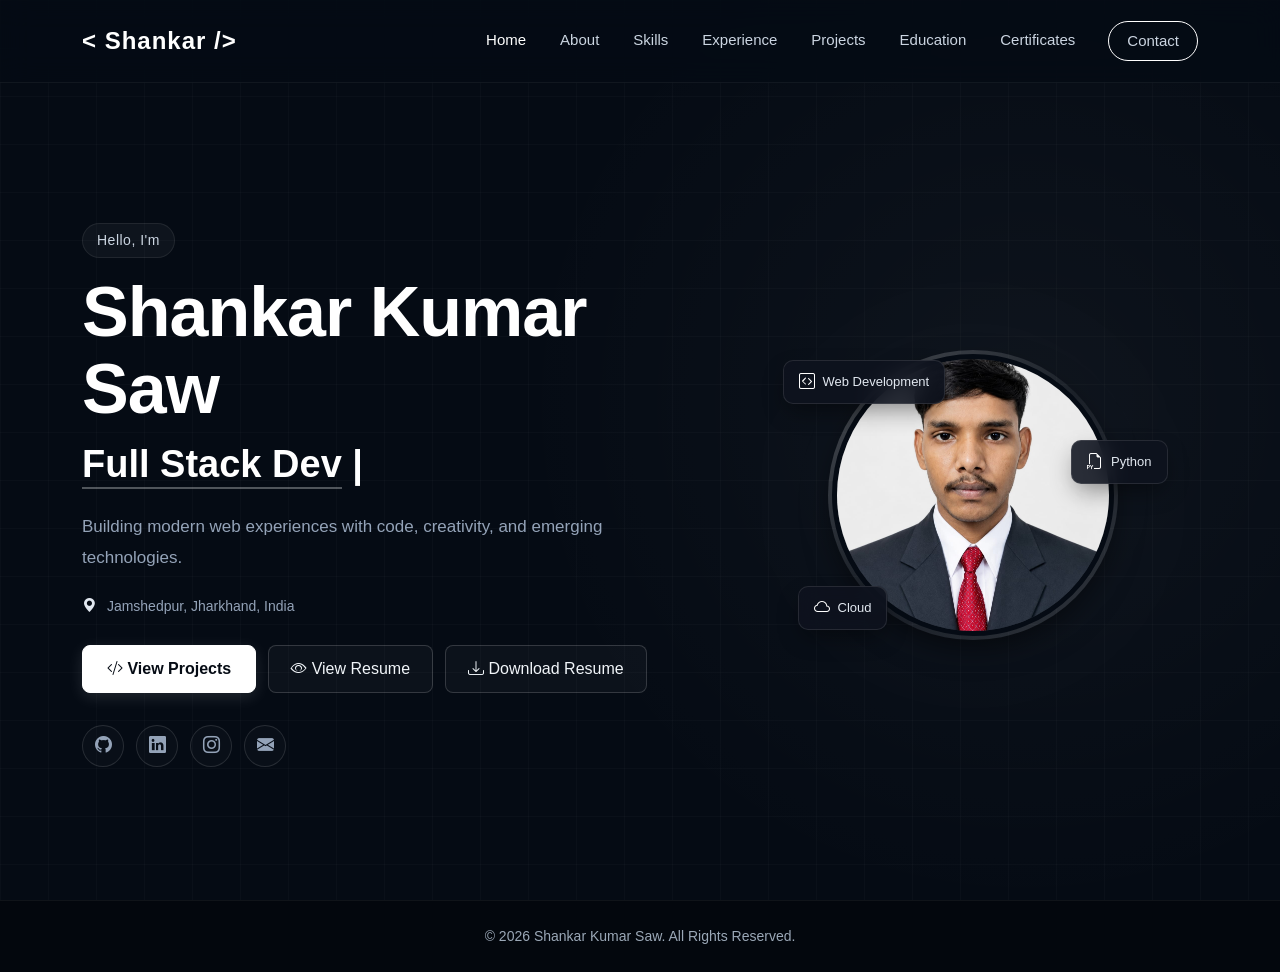
<file: index.html>
<!DOCTYPE html>
<html lang="en">

<head>
    <meta charset="UTF-8">
    <meta name="viewport" content="width=device-width, initial-scale=1.0">

    <title>Shankar Kumar Saw | Full Stack Developer</title>

    <!-- Bootstrap 5 CSS -->
    <link href="https://cdn.jsdelivr.net/npm/bootstrap@5.3.3/dist/css/bootstrap.min.css" rel="stylesheet">

    <!-- Bootstrap Icons -->
    <link rel="stylesheet" href="https://cdn.jsdelivr.net/npm/bootstrap-icons@1.11.3/font/bootstrap-icons.min.css">

    <!-- Common CSS -->
    <link rel="stylesheet" href="css/style.css">

    <!-- Home CSS -->
    <link rel="stylesheet" href="css/home.css">
</head>

<body>

    <!-- ================= NAVBAR ================= -->

    <nav class="navbar navbar-expand-lg fixed-top">

        <div class="container">

            <a class="navbar-brand" href="index.html">
                <span>&lt;</span> Shankar <span>/&gt;</span>
            </a>

            <button class="navbar-toggler" type="button" data-bs-toggle="collapse" data-bs-target="#mainNavbar"
                aria-controls="mainNavbar" aria-expanded="false" aria-label="Toggle navigation">
                <i class="bi bi-list"></i>
            </button>

            <div class="collapse navbar-collapse" id="mainNavbar">

                <ul class="navbar-nav ms-auto">

                    <li class="nav-item">
                        <a class="nav-link active" href="index.html">
                            Home
                        </a>
                    </li>

                    <li class="nav-item">
                        <a class="nav-link" href="about.html">
                            About
                        </a>
                    </li>

                    <li class="nav-item">
                        <a class="nav-link" href="skills.html">
                            Skills
                        </a>
                    </li>

                    <li class="nav-item">
                        <a class="nav-link" href="experience.html">
                            Experience
                        </a>
                    </li>

                    <li class="nav-item">
                        <a class="nav-link" href="projects.html">
                            Projects
                        </a>
                    </li>

                    <li class="nav-item">
                        <a class="nav-link" href="education.html">
                            Education
                        </a>
                    </li>

                    <li class="nav-item">
                        <a class="nav-link" href="certificates.html">
                            Certificates
                        </a>
                    </li>

                    <li class="nav-item">
                        <a class="nav-link contact-nav" href="contact.html">
                            Contact
                        </a>
                    </li>

                </ul>

            </div>

        </div>

    </nav>


    <!-- ================= HERO SECTION ================= -->

    <main>

        <section class="hero-section">

            <div class="container">

                <div class="row align-items-center min-vh-100">

                    <!-- LEFT SIDE -->

                    <div class="col-lg-7 hero-content">

                        <p class="hero-intro">
                            Hello, I'm
                        </p>

                        <h1>
                            Shankar Kumar Saw
                        </h1>

                        <h2>
                            <span id="typing-text"></span>
                            <span class="cursor">|</span>
                        </h2>

                        <p class="hero-description">
                            Building modern web experiences with code,
                            creativity, and emerging technologies.
                        </p>

                        <div class="location">

                            <i class="bi bi-geo-alt-fill"></i>

                            Jamshedpur, Jharkhand, India

                        </div>


                        <!-- HERO BUTTONS -->

                        <div class="hero-buttons">

                            <a href="projects.html" class="btn btn-primary-custom">
                                <i class="bi bi-code-slash"></i>
                                View Projects
                            </a>


                            <a href="resume.html" target="_blank" rel="noopener noreferrer"
                                class="btn btn-outline-custom">
                                <i class="bi bi-eye"></i>
                                View Resume
                            </a>


                            <a href="resume.html" target="_blank" rel="noopener noreferrer"
                                class="btn btn-outline-custom">
                                <i class="bi bi-download"></i>
                                Download Resume
                            </a>

                        </div>


                        <!-- SOCIAL LINKS -->

                        <div class="social-links">

                            <!-- GitHub -->
                            <a href="https://github.com/skinnybuilder07-dotcom" target="_blank"
                                rel="noopener noreferrer" aria-label="GitHub">
                                <i class="bi bi-github"></i>
                            </a>

                            <!-- LinkedIn -->
                            <a href="https://linkedin.com/in/shankar-kumar-saw" target="_blank"
                                rel="noopener noreferrer" aria-label="LinkedIn">
                                <i class="bi bi-linkedin"></i>
                            </a>

                            <!-- Instagram -->
                            <a href="https://instagram.com" target="_blank" rel="noopener noreferrer"
                                aria-label="Instagram">
                                <i class="bi bi-instagram"></i>
                            </a>

                            <!-- Email -->
                            <a href="mailto:shankarsaw2230@gmail.com" aria-label="Email">
                                <i class="bi bi-envelope-fill"></i>
                            </a>

                        </div>

                    </div>


                    <!-- RIGHT SIDE -->

                    <div class="col-lg-5">

                        <div class="profile-container">

                            <div class="profile-glow"></div>


                            <!-- PROFILE IMAGE -->

                            <div class="profile-image-wrapper">

                                <img src="./images/profile.jpeg" alt="Shankar Kumar Saw" class="profile-image">

                            </div>


                            <!-- FLOATING CARD 1 -->

                            <div class="floating-card card-one">

                                <i class="bi bi-code-square"></i>

                                <span>
                                    Web Development
                                </span>

                            </div>


                            <!-- FLOATING CARD 2 -->

                            <div class="floating-card card-two">

                                <i class="bi bi-filetype-py"></i>

                                <span>
                                    Python
                                </span>

                            </div>


                            <!-- FLOATING CARD 3 -->

                            <div class="floating-card card-three">

                                <i class="bi bi-cloud"></i>

                                <span>
                                    Cloud
                                </span>

                            </div>

                        </div>

                    </div>

                </div>

            </div>

        </section>

    </main>


    <!-- ================= FOOTER ================= -->

    <footer class="footer">

        <div class="container text-center">

            <p>
                © <span id="current-year"></span>
                Shankar Kumar Saw. All Rights Reserved.
            </p>

        </div>

    </footer>


    <!-- Bootstrap JS -->

    <script src="https://cdn.jsdelivr.net/npm/bootstrap@5.3.3/dist/js/bootstrap.bundle.min.js">
    </script>


    <!-- Common JavaScript -->

    <script src="js/main.js"></script>


    <!-- Home JavaScript -->

    <script src="js/home.js"></script>

</body>

</html>
</file>
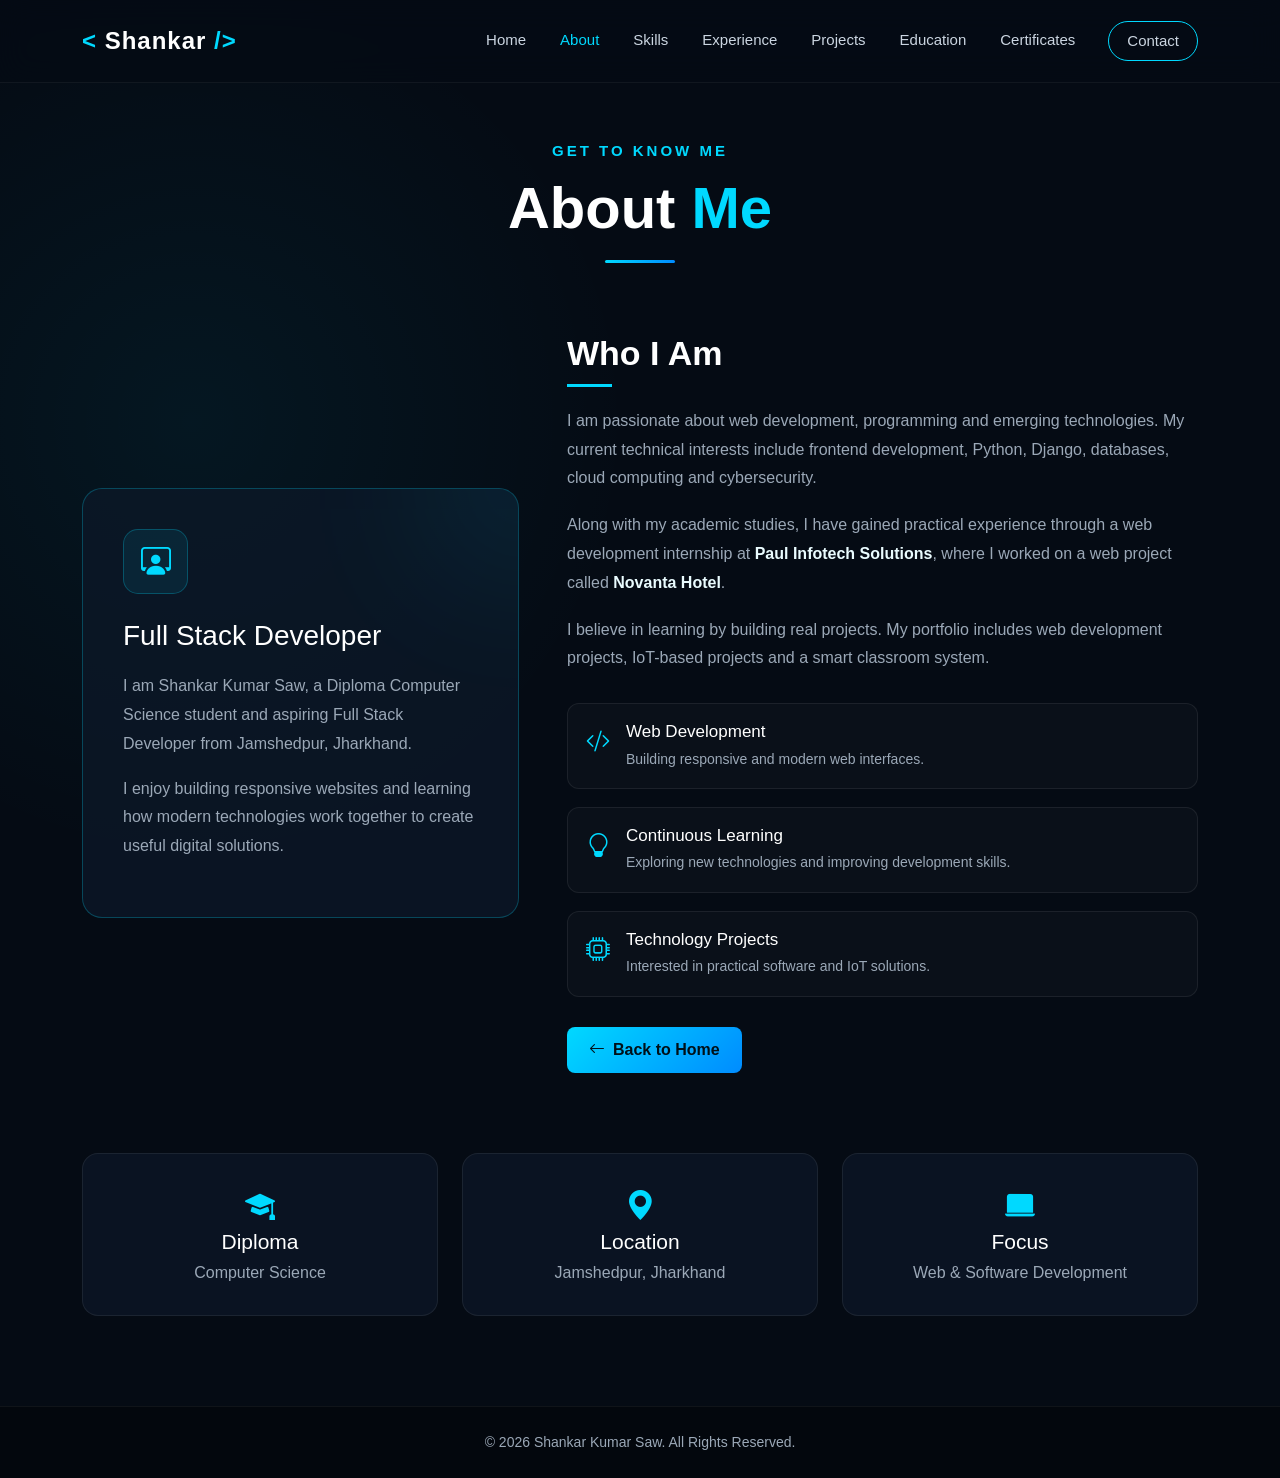
<file: about.html>
<!DOCTYPE html>
<html lang="en">

<head>
    <meta charset="UTF-8">
    <meta name="viewport" content="width=device-width, initial-scale=1.0">

    <title>About | Shankar Kumar Saw</title>

    <!-- Bootstrap 5 -->
    <link
        href="https://cdn.jsdelivr.net/npm/bootstrap@5.3.3/dist/css/bootstrap.min.css"
        rel="stylesheet"
    >

    <!-- Bootstrap Icons -->
    <link
        rel="stylesheet"
        href="https://cdn.jsdelivr.net/npm/bootstrap-icons@1.11.3/font/bootstrap-icons.min.css"
    >

    <!-- Common CSS -->
    <link rel="stylesheet" href="css/style.css">

    <!-- About CSS -->
    <link rel="stylesheet" href="css/about.css">
</head>

<body>

    <!-- ================= NAVBAR ================= -->

    <nav class="navbar navbar-expand-lg fixed-top">

        <div class="container">

            <a class="navbar-brand" href="index.html">
                <span>&lt;</span> Shankar <span>/&gt;</span>
            </a>

            <button
                class="navbar-toggler"
                type="button"
                data-bs-toggle="collapse"
                data-bs-target="#mainNavbar"
            >
                <i class="bi bi-list"></i>
            </button>

            <div class="collapse navbar-collapse" id="mainNavbar">

                <ul class="navbar-nav ms-auto">

                    <li class="nav-item">
                        <a class="nav-link" href="index.html">
                            Home
                        </a>
                    </li>

                    <li class="nav-item">
                        <a class="nav-link active" href="about.html">
                            About
                        </a>
                    </li>

                    <li class="nav-item">
                        <a class="nav-link" href="skills.html">
                            Skills
                        </a>
                    </li>

                    <li class="nav-item">
                        <a class="nav-link" href="experience.html">
                            Experience
                        </a>
                    </li>

                    <li class="nav-item">
                        <a class="nav-link" href="projects.html">
                            Projects
                        </a>
                    </li>

                    <li class="nav-item">
                        <a class="nav-link" href="education.html">
                            Education
                        </a>
                    </li>

                    <li class="nav-item">
                        <a class="nav-link" href="certificates.html">
                            Certificates
                        </a>
                    </li>

                    <li class="nav-item">
                        <a class="nav-link contact-nav" href="contact.html">
                            Contact
                        </a>
                    </li>

                </ul>

            </div>

        </div>

    </nav>


    <!-- ================= ABOUT SECTION ================= -->

    <main>

        <section class="about-section">

            <div class="container">

                <!-- PAGE TITLE -->

                <div class="section-heading">

                    <p class="section-label">
                        Get To Know Me
                    </p>

                    <h1>
                        About <span>Me</span>
                    </h1>

                    <div class="heading-line"></div>

                </div>


                <!-- ABOUT CONTENT -->

                <div class="row align-items-center g-5">


                    <!-- LEFT SIDE -->

                    <div class="col-lg-5">

                        <div class="about-card">

                            <div class="about-icon">
                                <i class="bi bi-person-workspace"></i>
                            </div>

                            <h2>
                                Full Stack Developer
                            </h2>

                            <p>
                                I am Shankar Kumar Saw, a Diploma Computer
                                Science student and aspiring Full Stack
                                Developer from Jamshedpur, Jharkhand.
                            </p>

                            <p>
                                I enjoy building responsive websites and
                                learning how modern technologies work
                                together to create useful digital solutions.
                            </p>

                        </div>

                    </div>


                    <!-- RIGHT SIDE -->

                    <div class="col-lg-7">

                        <div class="about-content">

                            <h2>
                                Who I Am
                            </h2>

                            <p>
                                I am passionate about web development,
                                programming and emerging technologies.
                                My current technical interests include
                                frontend development, Python, Django,
                                databases, cloud computing and
                                cybersecurity.
                            </p>

                            <p>
                                Along with my academic studies, I have
                                gained practical experience through a
                                web development internship at
                                <strong>Paul Infotech Solutions</strong>,
                                where I worked on a web project called
                                <strong>Novanta Hotel</strong>.
                            </p>

                            <p>
                                I believe in learning by building real
                                projects. My portfolio includes web
                                development projects, IoT-based projects
                                and a smart classroom system.
                            </p>


                            <!-- HIGHLIGHTS -->

                            <div class="about-highlights">

                                <div class="highlight-item">

                                    <i class="bi bi-code-slash"></i>

                                    <div>
                                        <h4>Web Development</h4>
                                        <p>
                                            Building responsive and modern
                                            web interfaces.
                                        </p>
                                    </div>

                                </div>


                                <div class="highlight-item">

                                    <i class="bi bi-lightbulb"></i>

                                    <div>
                                        <h4>Continuous Learning</h4>
                                        <p>
                                            Exploring new technologies and
                                            improving development skills.
                                        </p>
                                    </div>

                                </div>


                                <div class="highlight-item">

                                    <i class="bi bi-cpu"></i>

                                    <div>
                                        <h4>Technology Projects</h4>
                                        <p>
                                            Interested in practical
                                            software and IoT solutions.
                                        </p>
                                    </div>

                                </div>

                            </div>


                            <!-- BUTTON -->

                            <a
                                href="index.html"
                                class="btn btn-primary-custom about-button"
                            >
                                <i class="bi bi-arrow-left"></i>
                                Back to Home
                            </a>

                        </div>

                    </div>

                </div>


                <!-- QUICK FACTS -->

                <div class="quick-facts">

                    <div class="row g-4">


                        <div class="col-md-4">

                            <div class="fact-card">

                                <i class="bi bi-mortarboard-fill"></i>

                                <h3>
                                    Diploma
                                </h3>

                                <p>
                                    Computer Science
                                </p>

                            </div>

                        </div>


                        <div class="col-md-4">

                            <div class="fact-card">

                                <i class="bi bi-geo-alt-fill"></i>

                                <h3>
                                    Location
                                </h3>

                                <p>
                                    Jamshedpur, Jharkhand
                                </p>

                            </div>

                        </div>


                        <div class="col-md-4">

                            <div class="fact-card">

                                <i class="bi bi-laptop-fill"></i>

                                <h3>
                                    Focus
                                </h3>

                                <p>
                                    Web & Software Development
                                </p>

                            </div>

                        </div>


                    </div>

                </div>

            </div>

        </section>

    </main>


    <!-- ================= FOOTER ================= -->

    <footer class="footer">

        <div class="container text-center">

            <p>
                © <span id="current-year"></span>
                Shankar Kumar Saw. All Rights Reserved.
            </p>

        </div>

    </footer>


    <!-- Bootstrap JS -->

    <script
        src="https://cdn.jsdelivr.net/npm/bootstrap@5.3.3/dist/js/bootstrap.bundle.min.js">
    </script>

    <!-- Common JS -->

    <script src="js/main.js"></script>

    <!-- About JS -->

    <script src="js/about.js"></script>

</body>

</html>
</file>
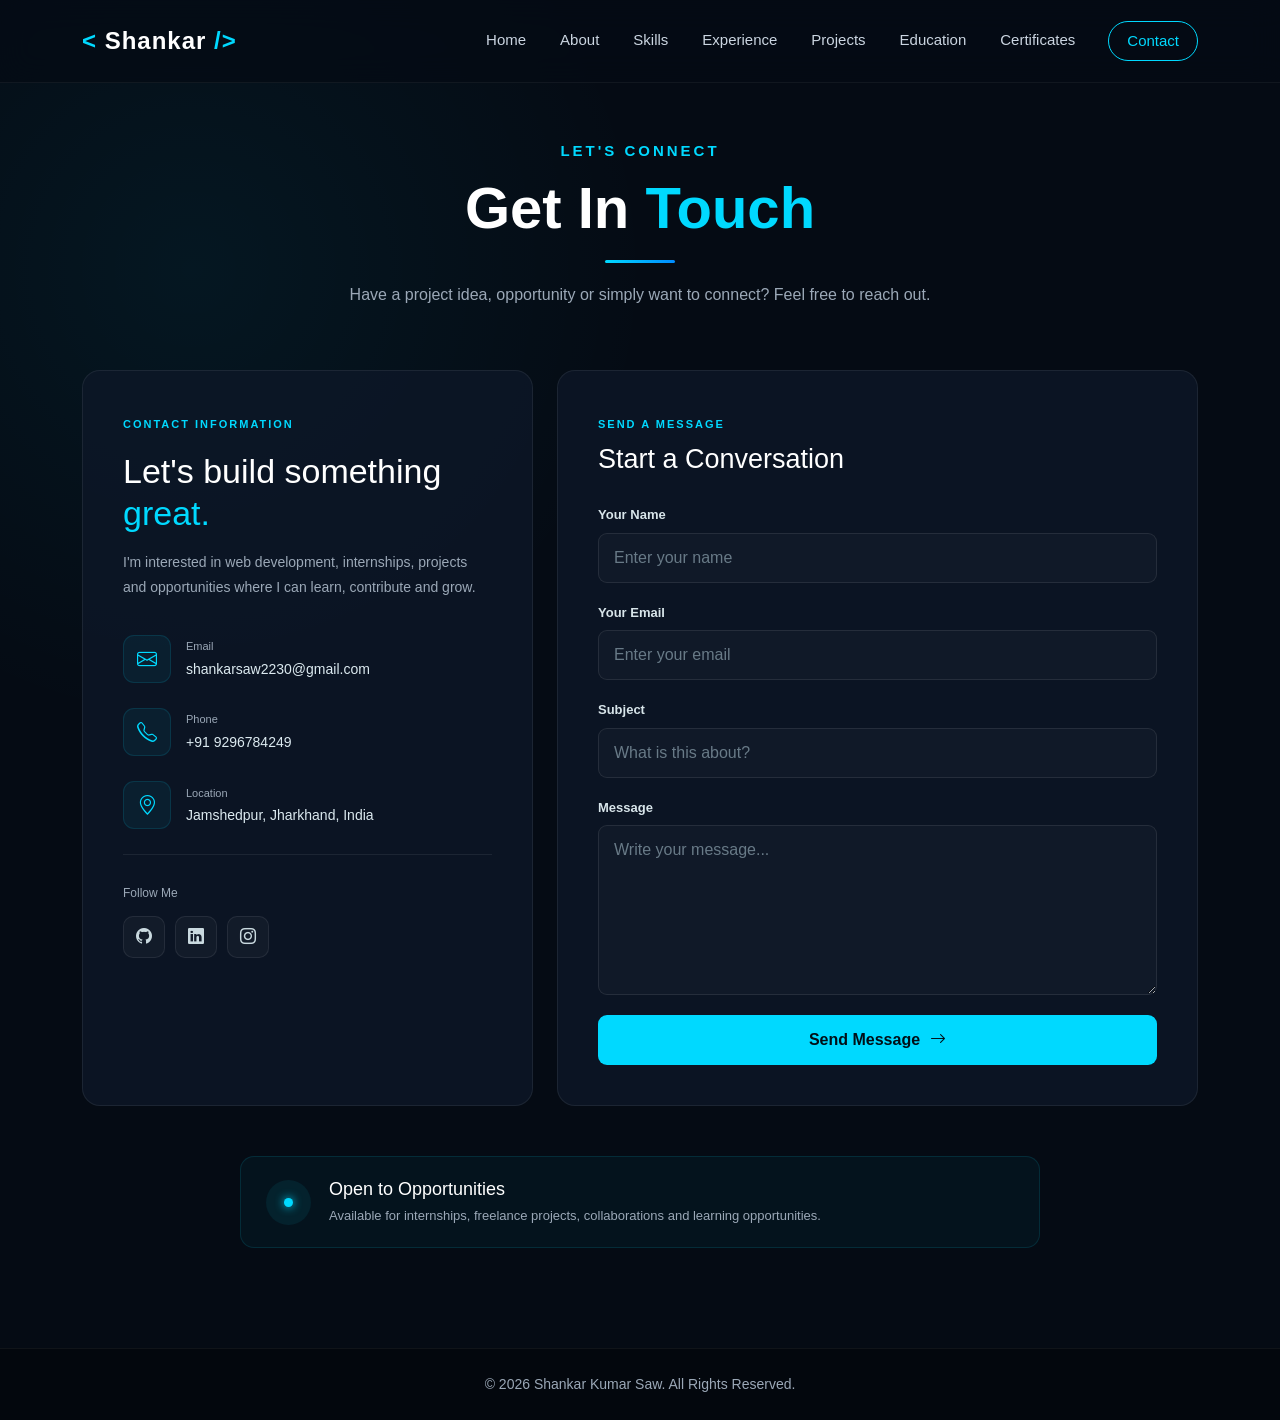
<file: contact.html>
<!DOCTYPE html>
<html lang="en">

<head>

    <meta charset="UTF-8">
    <meta name="viewport" content="width=device-width, initial-scale=1.0">

    <title>Contact | Shankar Kumar Saw</title>

    <!-- Bootstrap 5 -->
    <link
        href="https://cdn.jsdelivr.net/npm/bootstrap@5.3.3/dist/css/bootstrap.min.css"
        rel="stylesheet"
    >

    <!-- Bootstrap Icons -->
    <link
        rel="stylesheet"
        href="https://cdn.jsdelivr.net/npm/bootstrap-icons@1.11.3/font/bootstrap-icons.min.css"
    >

    <!-- Common CSS -->
    <link rel="stylesheet" href="css/style.css">

    <!-- Contact CSS -->
    <link rel="stylesheet" href="css/contact.css">

</head>

<body>


    <!-- ================= NAVBAR ================= -->

    <nav class="navbar navbar-expand-lg fixed-top">

        <div class="container">

            <a class="navbar-brand" href="index.html">
                <span>&lt;</span> Shankar <span>/&gt;</span>
            </a>


            <button
                class="navbar-toggler"
                type="button"
                data-bs-toggle="collapse"
                data-bs-target="#mainNavbar"
            >
                <i class="bi bi-list"></i>
            </button>


            <div
                class="collapse navbar-collapse"
                id="mainNavbar"
            >

                <ul class="navbar-nav ms-auto">

                    <li class="nav-item">
                        <a class="nav-link" href="index.html">
                            Home
                        </a>
                    </li>

                    <li class="nav-item">
                        <a class="nav-link" href="about.html">
                            About
                        </a>
                    </li>

                    <li class="nav-item">
                        <a class="nav-link" href="skills.html">
                            Skills
                        </a>
                    </li>

                    <li class="nav-item">
                        <a class="nav-link" href="experience.html">
                            Experience
                        </a>
                    </li>

                    <li class="nav-item">
                        <a class="nav-link" href="projects.html">
                            Projects
                        </a>
                    </li>

                    <li class="nav-item">
                        <a class="nav-link" href="education.html">
                            Education
                        </a>
                    </li>

                    <li class="nav-item">
                        <a class="nav-link" href="certificates.html">
                            Certificates
                        </a>
                    </li>

                    <li class="nav-item">
                        <a
                            class="nav-link active contact-nav"
                            href="contact.html"
                        >
                            Contact
                        </a>
                    </li>

                </ul>

            </div>

        </div>

    </nav>



    <!-- ================= CONTACT ================= -->

    <main>

        <section class="contact-section">

            <div class="container">


                <!-- PAGE HEADING -->

                <div class="section-heading">

                    <p class="section-label">
                        Let's Connect
                    </p>

                    <h1>
                        Get In <span>Touch</span>
                    </h1>

                    <div class="heading-line"></div>

                    <p class="heading-description">
                        Have a project idea, opportunity or
                        simply want to connect? Feel free to
                        reach out.
                    </p>

                </div>



                <!-- ================= CONTACT GRID ================= -->

                <div class="row g-4 align-items-stretch">


                    <!-- ================= CONTACT INFO ================= -->

                    <div class="col-lg-5">

                        <div class="contact-info-card">

                            <span class="contact-small-title">
                                CONTACT INFORMATION
                            </span>

                            <h2>
                                Let's build something
                                <span>great.</span>
                            </h2>

                            <p class="contact-intro">
                                I'm interested in web development,
                                internships, projects and
                                opportunities where I can learn,
                                contribute and grow.
                            </p>


                            <!-- EMAIL -->

                            <div class="contact-item">

                                <div class="contact-icon">

                                    <i class="bi bi-envelope"></i>

                                </div>

                                <div>

                                    <span>
                                        Email
                                    </span>

                                    <a href="mailto:shankarsaw2230@gmail.com">
                                        shankarsaw2230@gmail.com
                                    </a>

                                </div>

                            </div>


                            <!-- PHONE -->

                            <div class="contact-item">

                                <div class="contact-icon">

                                    <i class="bi bi-telephone"></i>

                                </div>

                                <div>

                                    <span>
                                        Phone
                                    </span>

                                    <a href="tel:+919296784249">
                                        +91 9296784249
                                    </a>

                                </div>

                            </div>


                            <!-- LOCATION -->

                            <div class="contact-item">

                                <div class="contact-icon">

                                    <i class="bi bi-geo-alt"></i>

                                </div>

                                <div>

                                    <span>
                                        Location
                                    </span>

                                    <p>
                                        Jamshedpur, Jharkhand, India
                                    </p>

                                </div>

                            </div>


                            <!-- SOCIAL -->

                            <div class="social-section">

                                <span>
                                    Follow Me
                                </span>

                                <div class="social-links">

                                    <a
                                        href="https://github.com/skinnybuilder07-dotcom"
                                        aria-label="GitHub"
                                        target="_blank"
                                        rel="noopener noreferrer"
                                    >
                                        <i class="bi bi-github"></i>
                                    </a>

                                    <a
                                        href="https://linkedin.com/in/shankar-kumar-saw"
                                        aria-label="LinkedIn"
                                        target="_blank"
                                        rel="noopener noreferrer"
                                    >
                                        <i class="bi bi-linkedin"></i>
                                    </a>

                                    <a
                                        href="https://instagram.com"
                                        aria-label="Instagram"
                                        target="_blank"
                                        rel="noopener noreferrer"
                                    >
                                        <i class="bi bi-instagram"></i>
                                    </a>

                                </div>

                            </div>

                        </div>

                    </div>



                    <!-- ================= CONTACT FORM ================= -->

                    <div class="col-lg-7">

                        <div class="contact-form-card">

                            <div class="form-heading">

                                <span>
                                    SEND A MESSAGE
                                </span>

                                <h2>
                                    Start a Conversation
                                </h2>

                            </div>


                            <form id="contactForm">


                                <!-- NAME -->

                                <div class="form-group">

                                    <label for="name">
                                        Your Name
                                    </label>

                                    <input
                                        type="text"
                                        id="name"
                                        name="name"
                                        class="form-control"
                                        placeholder="Enter your name"
                                        required
                                    >

                                </div>


                                <!-- EMAIL -->

                                <div class="form-group">

                                    <label for="email">
                                        Your Email
                                    </label>

                                    <input
                                        type="email"
                                        id="email"
                                        name="email"
                                        class="form-control"
                                        placeholder="Enter your email"
                                        required
                                    >

                                </div>


                                <!-- SUBJECT -->

                                <div class="form-group">

                                    <label for="subject">
                                        Subject
                                    </label>

                                    <input
                                        type="text"
                                        id="subject"
                                        name="subject"
                                        class="form-control"
                                        placeholder="What is this about?"
                                        required
                                    >

                                </div>


                                <!-- MESSAGE -->

                                <div class="form-group">

                                    <label for="message">
                                        Message
                                    </label>

                                    <textarea
                                        id="message"
                                        name="message"
                                        class="form-control"
                                        rows="6"
                                        placeholder="Write your message..."
                                        required
                                    ></textarea>

                                </div>


                                <!-- STATUS -->

                                <div
                                    id="formStatus"
                                    class="form-status"
                                ></div>


                                <!-- BUTTON -->

                                <button
                                    type="submit"
                                    class="send-btn"
                                >

                                    <span>
                                        Send Message
                                    </span>

                                    <i class="bi bi-arrow-right"></i>

                                </button>

                            </form>

                        </div>

                    </div>

                </div>



                <!-- ================= AVAILABILITY ================= -->

                <div class="availability-box">

                    <div class="availability-icon">

                        <span></span>

                    </div>

                    <div>

                        <h3>
                            Open to Opportunities
                        </h3>

                        <p>
                            Available for internships,
                            freelance projects, collaborations
                            and learning opportunities.
                        </p>

                    </div>

                </div>


            </div>

        </section>

    </main>



    <!-- ================= FOOTER ================= -->

    <footer class="footer">

        <div class="container text-center">

            <p>
                © <span id="current-year"></span>
                Shankar Kumar Saw.
                All Rights Reserved.
            </p>

        </div>

    </footer>



    <!-- Bootstrap JS -->

    <script
        src="https://cdn.jsdelivr.net/npm/bootstrap@5.3.3/dist/js/bootstrap.bundle.min.js">
    </script>


    <!-- Common JS -->

    <script src="js/main.js"></script>


    <!-- Contact JS -->

    <script src="js/contact.js"></script>

</body>

</html>
</file>
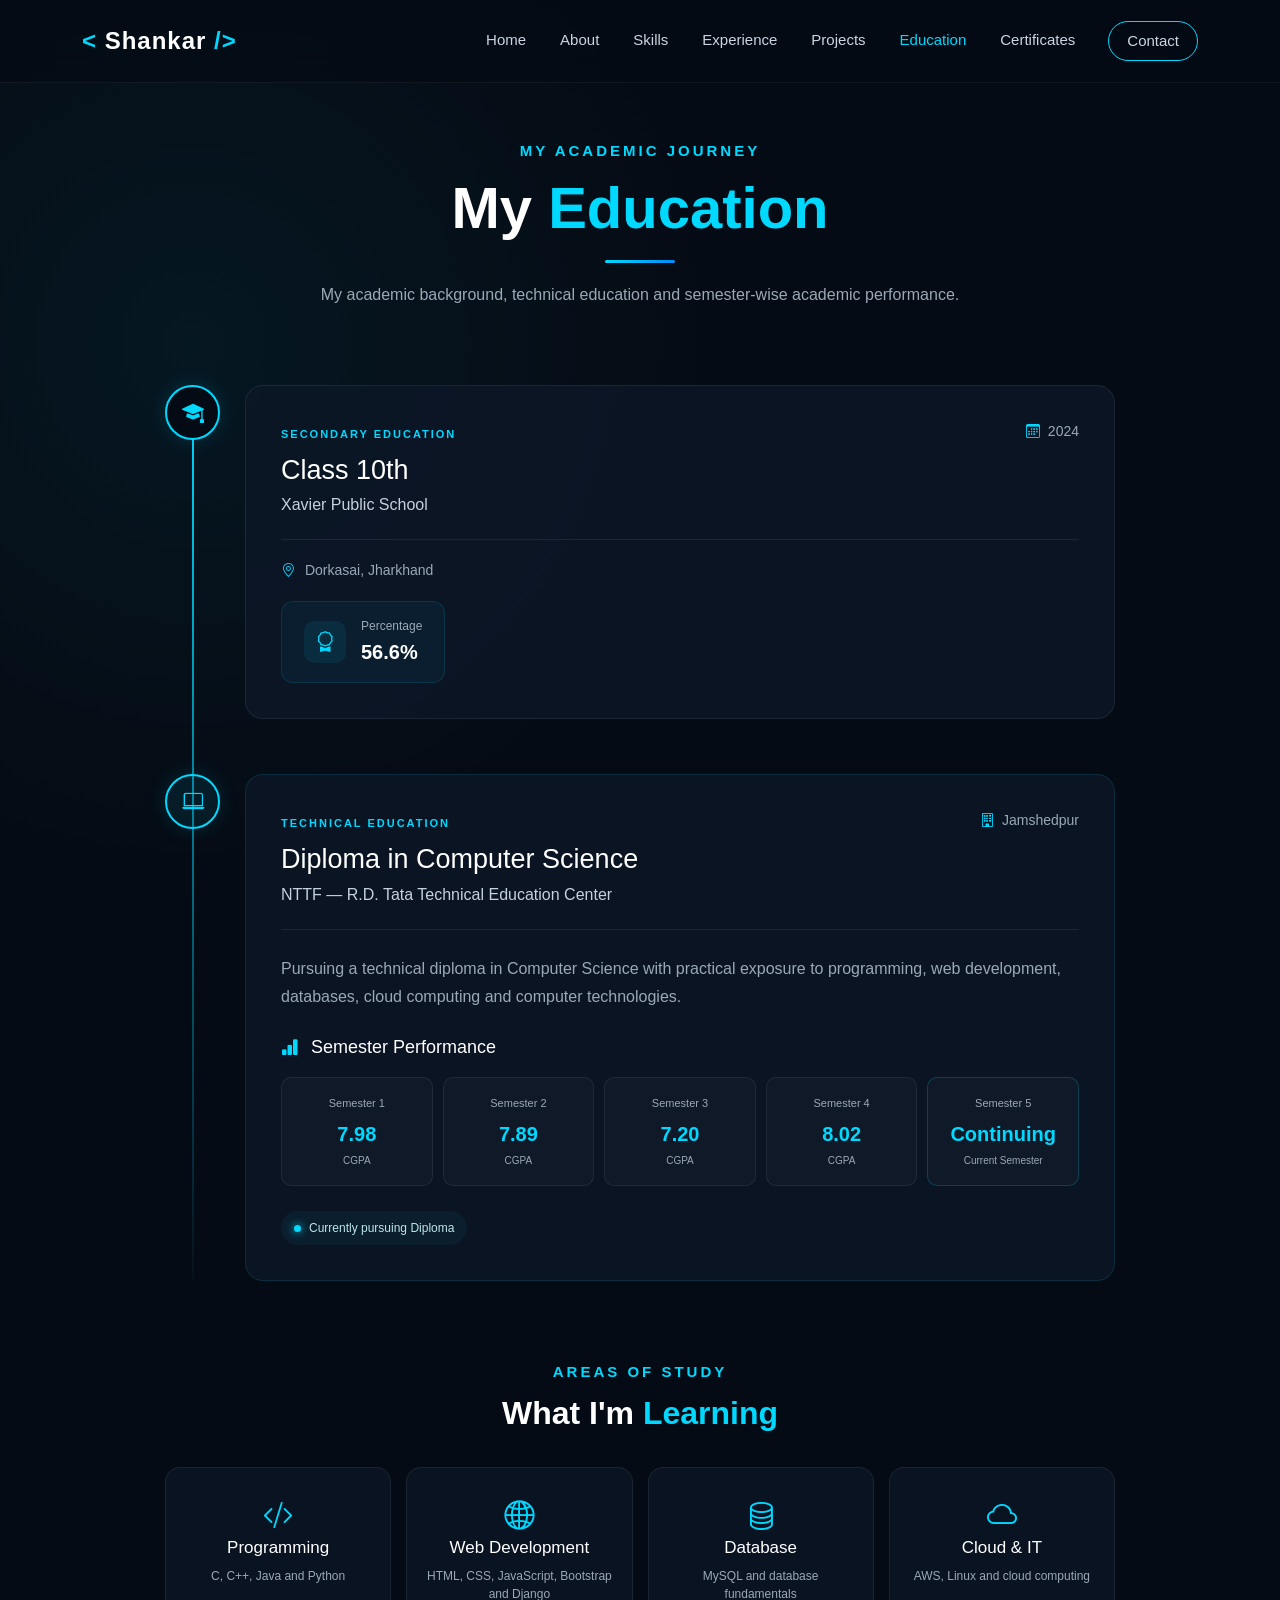
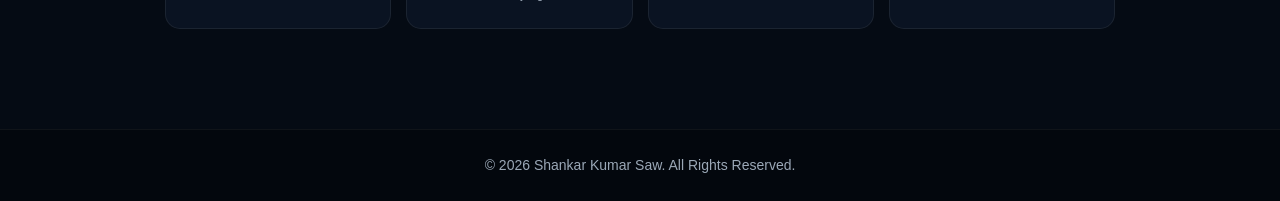
<file: education.html>
<!DOCTYPE html>
<html lang="en">

<head>

    <meta charset="UTF-8">
    <meta name="viewport" content="width=device-width, initial-scale=1.0">

    <title>Education | Shankar Kumar Saw</title>

    <!-- Bootstrap 5 -->
    <link
        href="https://cdn.jsdelivr.net/npm/bootstrap@5.3.3/dist/css/bootstrap.min.css"
        rel="stylesheet"
    >

    <!-- Bootstrap Icons -->
    <link
        rel="stylesheet"
        href="https://cdn.jsdelivr.net/npm/bootstrap-icons@1.11.3/font/bootstrap-icons.min.css"
    >

    <!-- Common CSS -->
    <link rel="stylesheet" href="css/style.css">

    <!-- Education CSS -->
    <link rel="stylesheet" href="css/education.css">

</head>

<body>


    <!-- ================= NAVBAR ================= -->

    <nav class="navbar navbar-expand-lg fixed-top">

        <div class="container">

            <a class="navbar-brand" href="index.html">
                <span>&lt;</span> Shankar <span>/&gt;</span>
            </a>


            <button
                class="navbar-toggler"
                type="button"
                data-bs-toggle="collapse"
                data-bs-target="#mainNavbar"
            >
                <i class="bi bi-list"></i>
            </button>


            <div
                class="collapse navbar-collapse"
                id="mainNavbar"
            >

                <ul class="navbar-nav ms-auto">

                    <li class="nav-item">
                        <a class="nav-link" href="index.html">
                            Home
                        </a>
                    </li>

                    <li class="nav-item">
                        <a class="nav-link" href="about.html">
                            About
                        </a>
                    </li>

                    <li class="nav-item">
                        <a class="nav-link" href="skills.html">
                            Skills
                        </a>
                    </li>

                    <li class="nav-item">
                        <a class="nav-link" href="experience.html">
                            Experience
                        </a>
                    </li>

                    <li class="nav-item">
                        <a class="nav-link" href="projects.html">
                            Projects
                        </a>
                    </li>

                    <li class="nav-item">
                        <a class="nav-link active" href="education.html">
                            Education
                        </a>
                    </li>

                    <li class="nav-item">
                        <a class="nav-link" href="certificates.html">
                            Certificates
                        </a>
                    </li>

                    <li class="nav-item">
                        <a class="nav-link contact-nav" href="contact.html">
                            Contact
                        </a>
                    </li>

                </ul>

            </div>

        </div>

    </nav>



    <!-- ================= EDUCATION ================= -->

    <main>

        <section class="education-section">

            <div class="container">


                <!-- PAGE HEADING -->

                <div class="section-heading">

                    <p class="section-label">
                        My Academic Journey
                    </p>

                    <h1>
                        My <span>Education</span>
                    </h1>

                    <div class="heading-line"></div>

                    <p class="heading-description">
                        My academic background, technical education
                        and semester-wise academic performance.
                    </p>

                </div>



                <!-- ================= EDUCATION TIMELINE ================= -->

                <div class="education-timeline">


                    <!-- ================= 10TH ================= -->

                    <div class="education-item">

                        <div class="education-dot">

                            <i class="bi bi-mortarboard-fill"></i>

                        </div>


                        <div class="education-card">

                            <div class="education-header">

                                <div>

                                    <span class="education-level">
                                        SECONDARY EDUCATION
                                    </span>

                                    <h2>
                                        Class 10th
                                    </h2>

                                    <h3>
                                        Xavier Public School
                                    </h3>

                                </div>


                                <div class="education-year">

                                    <i class="bi bi-calendar3"></i>

                                    <span>
                                        2024
                                    </span>

                                </div>

                            </div>


                            <p class="school-location">

                                <i class="bi bi-geo-alt"></i>

                                Dorkasai, Jharkhand

                            </p>


                            <div class="education-result">

                                <div class="result-icon">

                                    <i class="bi bi-award"></i>

                                </div>

                                <div>

                                    <span>
                                        Percentage
                                    </span>

                                    <strong>
                                        56.6%
                                    </strong>

                                </div>

                            </div>

                        </div>

                    </div>



                    <!-- ================= DIPLOMA ================= -->

                    <div class="education-item">

                        <div class="education-dot diploma-dot">

                            <i class="bi bi-laptop"></i>

                        </div>


                        <div class="education-card diploma-card">

                            <div class="education-header">

                                <div>

                                    <span class="education-level">
                                        TECHNICAL EDUCATION
                                    </span>

                                    <h2>
                                        Diploma in Computer Science
                                    </h2>

                                    <h3>
                                        NTTF — R.D. Tata Technical
                                        Education Center
                                    </h3>

                                </div>


                                <div class="education-year">

                                    <i class="bi bi-building"></i>

                                    <span>
                                        Jamshedpur
                                    </span>

                                </div>

                            </div>


                            <p class="education-description">

                                Pursuing a technical diploma in
                                Computer Science with practical
                                exposure to programming, web
                                development, databases, cloud
                                computing and computer technologies.

                            </p>



                            <!-- SEMESTER PERFORMANCE -->

                            <div class="semester-section">

                                <h4>
                                    <i class="bi bi-bar-chart-fill"></i>
                                    Semester Performance
                                </h4>


                                <div class="semester-grid">


                                    <!-- SEM 1 -->

                                    <div class="semester-card">

                                        <span>
                                            Semester 1
                                        </span>

                                        <strong>
                                            7.98
                                        </strong>

                                        <small>
                                            CGPA
                                        </small>

                                    </div>


                                    <!-- SEM 2 -->

                                    <div class="semester-card">

                                        <span>
                                            Semester 2
                                        </span>

                                        <strong>
                                            7.89
                                        </strong>

                                        <small>
                                            CGPA
                                        </small>

                                    </div>


                                    <!-- SEM 3 -->

                                    <div class="semester-card">

                                        <span>
                                            Semester 3
                                        </span>

                                        <strong>
                                            7.20
                                        </strong>

                                        <small>
                                            CGPA
                                        </small>

                                    </div>


                                    <!-- SEM 4 -->

                                    <div class="semester-card">

                                        <span>
                                            Semester 4
                                        </span>

                                        <strong>
                                            8.02
                                        </strong>

                                        <small>
                                            CGPA
                                        </small>

                                    </div>


                                    <!-- SEM 5 -->

                                    <div class="semester-card ongoing">

                                        <span>
                                            Semester 5
                                        </span>

                                        <strong>
                                            Continuing
                                        </strong>

                                        <small>
                                            Current Semester
                                        </small>

                                    </div>

                                </div>

                            </div>



                            <!-- CURRENT STATUS -->

                            <div class="current-status">

                                <span class="status-dot"></span>

                                Currently pursuing Diploma

                            </div>

                        </div>

                    </div>

                </div>



                <!-- ================= LEARNING AREAS ================= -->

                <div class="learning-section">

                    <div class="learning-heading">

                        <p class="section-label">
                            Areas of Study
                        </p>

                        <h2>
                            What I'm <span>Learning</span>
                        </h2>

                    </div>


                    <div class="learning-grid">


                        <div class="learning-card">

                            <i class="bi bi-code-slash"></i>

                            <h3>
                                Programming
                            </h3>

                            <p>
                                C, C++, Java and Python
                            </p>

                        </div>


                        <div class="learning-card">

                            <i class="bi bi-globe2"></i>

                            <h3>
                                Web Development
                            </h3>

                            <p>
                                HTML, CSS, JavaScript,
                                Bootstrap and Django
                            </p>

                        </div>


                        <div class="learning-card">

                            <i class="bi bi-database"></i>

                            <h3>
                                Database
                            </h3>

                            <p>
                                MySQL and database fundamentals
                            </p>

                        </div>


                        <div class="learning-card">

                            <i class="bi bi-cloud"></i>

                            <h3>
                                Cloud & IT
                            </h3>

                            <p>
                                AWS, Linux and cloud computing
                            </p>

                        </div>

                    </div>

                </div>


            </div>

        </section>

    </main>



    <!-- ================= FOOTER ================= -->

    <footer class="footer">

        <div class="container text-center">

            <p>
                © <span id="current-year"></span>
                Shankar Kumar Saw.
                All Rights Reserved.
            </p>

        </div>

    </footer>



    <!-- Bootstrap JS -->

    <script
        src="https://cdn.jsdelivr.net/npm/bootstrap@5.3.3/dist/js/bootstrap.bundle.min.js">
    </script>


    <!-- Common JS -->

    <script src="js/main.js"></script>


    <!-- Education JS -->

    <script src="js/education.js"></script>

</body>

</html>
</file>
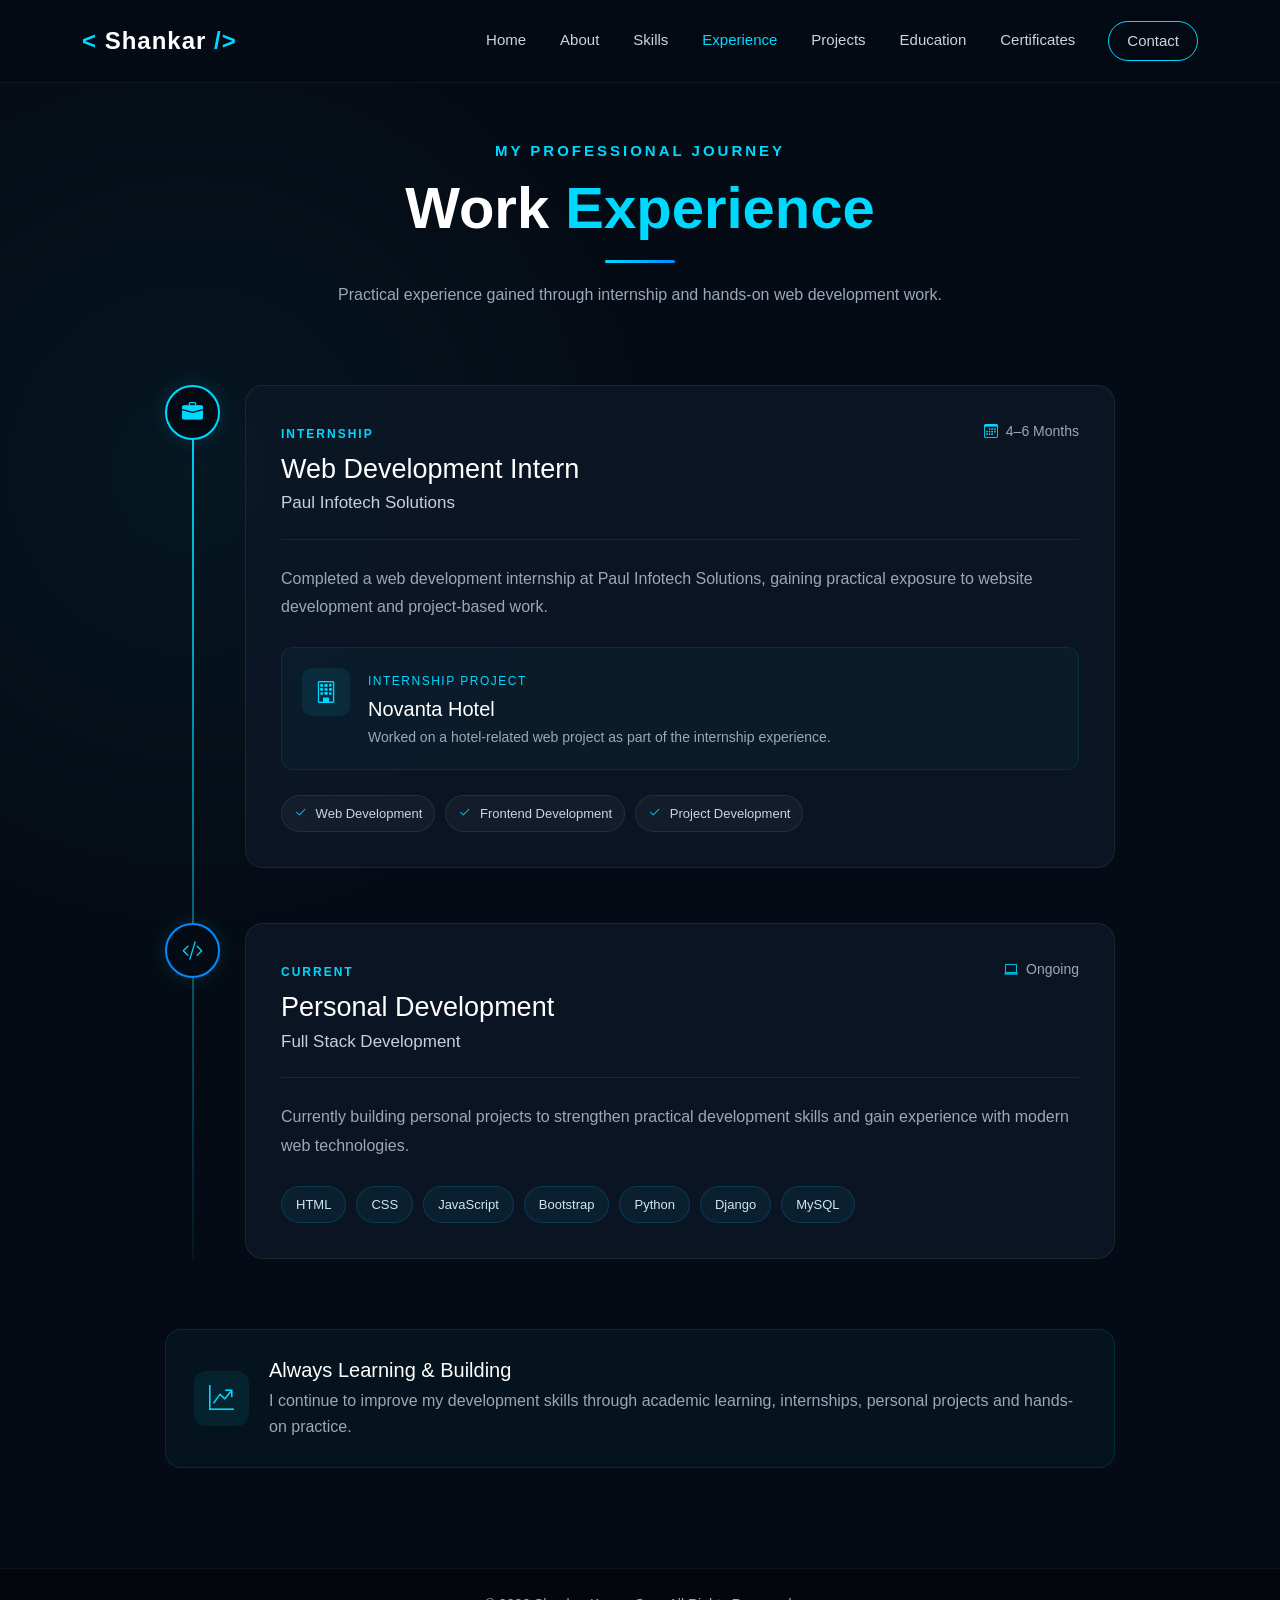
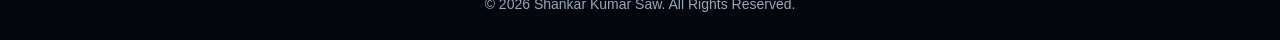
<file: experience.html>
<!DOCTYPE html>
<html lang="en">

<head>

    <meta charset="UTF-8">
    <meta name="viewport" content="width=device-width, initial-scale=1.0">

    <title>Experience | Shankar Kumar Saw</title>

    <!-- Bootstrap -->
    <link
        href="https://cdn.jsdelivr.net/npm/bootstrap@5.3.3/dist/css/bootstrap.min.css"
        rel="stylesheet"
    >

    <!-- Bootstrap Icons -->
    <link
        rel="stylesheet"
        href="https://cdn.jsdelivr.net/npm/bootstrap-icons@1.11.3/font/bootstrap-icons.min.css"
    >

    <!-- Common CSS -->
    <link rel="stylesheet" href="css/style.css">

    <!-- Experience CSS -->
    <link rel="stylesheet" href="css/experience.css">

</head>

<body>


    <!-- ================= NAVBAR ================= -->

    <nav class="navbar navbar-expand-lg fixed-top">

        <div class="container">

            <a class="navbar-brand" href="index.html">
                <span>&lt;</span> Shankar <span>/&gt;</span>
            </a>


            <button
                class="navbar-toggler"
                type="button"
                data-bs-toggle="collapse"
                data-bs-target="#mainNavbar"
            >

                <i class="bi bi-list"></i>

            </button>


            <div
                class="collapse navbar-collapse"
                id="mainNavbar"
            >

                <ul class="navbar-nav ms-auto">

                    <li class="nav-item">
                        <a class="nav-link" href="index.html">
                            Home
                        </a>
                    </li>

                    <li class="nav-item">
                        <a class="nav-link" href="about.html">
                            About
                        </a>
                    </li>

                    <li class="nav-item">
                        <a class="nav-link" href="skills.html">
                            Skills
                        </a>
                    </li>

                    <li class="nav-item">
                        <a class="nav-link active" href="experience.html">
                            Experience
                        </a>
                    </li>

                    <li class="nav-item">
                        <a class="nav-link" href="projects.html">
                            Projects
                        </a>
                    </li>

                    <li class="nav-item">
                        <a class="nav-link" href="education.html">
                            Education
                        </a>
                    </li>

                    <li class="nav-item">
                        <a class="nav-link" href="certificates.html">
                            Certificates
                        </a>
                    </li>

                    <li class="nav-item">
                        <a class="nav-link contact-nav" href="contact.html">
                            Contact
                        </a>
                    </li>

                </ul>

            </div>

        </div>

    </nav>


    <!-- ================= EXPERIENCE ================= -->

    <main>

        <section class="experience-section">

            <div class="container">


                <!-- PAGE HEADING -->

                <div class="section-heading">

                    <p class="section-label">
                        My Professional Journey
                    </p>

                    <h1>
                        Work <span>Experience</span>
                    </h1>

                    <div class="heading-line"></div>

                    <p class="heading-description">
                        Practical experience gained through internship
                        and hands-on web development work.
                    </p>

                </div>


                <!-- EXPERIENCE TIMELINE -->

                <div class="experience-timeline">


                    <!-- TIMELINE ITEM -->

                    <div class="timeline-item">

                        <div class="timeline-dot">
                            <i class="bi bi-briefcase-fill"></i>
                        </div>


                        <div class="experience-card">


                            <!-- HEADER -->

                            <div class="experience-header">

                                <div>

                                    <p class="experience-type">
                                        INTERNSHIP
                                    </p>

                                    <h2>
                                        Web Development Intern
                                    </h2>

                                    <h3>
                                        Paul Infotech Solutions
                                    </h3>

                                </div>


                                <div class="experience-duration">

                                    <i class="bi bi-calendar3"></i>

                                    <span>
                                        4–6 Months
                                    </span>

                                </div>

                            </div>


                            <!-- DESCRIPTION -->

                            <div class="experience-description">

                                <p>
                                    Completed a web development internship
                                    at Paul Infotech Solutions, gaining
                                    practical exposure to website development
                                    and project-based work.
                                </p>

                            </div>


                            <!-- PROJECT -->

                            <div class="internship-project">

                                <div class="project-icon">

                                    <i class="bi bi-building"></i>

                                </div>


                                <div>

                                    <span class="project-label">
                                        Internship Project
                                    </span>

                                    <h4>
                                        Novanta Hotel
                                    </h4>

                                    <p>
                                        Worked on a hotel-related web project
                                        as part of the internship experience.
                                    </p>

                                </div>

                            </div>


                            <!-- LEARNING -->

                            <div class="experience-skills">

                                <span>
                                    <i class="bi bi-check2"></i>
                                    Web Development
                                </span>

                                <span>
                                    <i class="bi bi-check2"></i>
                                    Frontend Development
                                </span>

                                <span>
                                    <i class="bi bi-check2"></i>
                                    Project Development
                                </span>

                            </div>

                        </div>

                    </div>


                    <!-- CURRENT LEARNING -->

                    <div class="timeline-item">

                        <div class="timeline-dot learning-dot">

                            <i class="bi bi-code-slash"></i>

                        </div>


                        <div class="experience-card learning-card">

                            <div class="experience-header">

                                <div>

                                    <p class="experience-type">
                                        CURRENT
                                    </p>

                                    <h2>
                                        Personal Development
                                    </h2>

                                    <h3>
                                        Full Stack Development
                                    </h3>

                                </div>

                                <div class="experience-duration">

                                    <i class="bi bi-laptop"></i>

                                    <span>
                                        Ongoing
                                    </span>

                                </div>

                            </div>


                            <div class="experience-description">

                                <p>
                                    Currently building personal projects
                                    to strengthen practical development
                                    skills and gain experience with
                                    modern web technologies.
                                </p>

                            </div>


                            <div class="learning-tags">

                                <span>HTML</span>

                                <span>CSS</span>

                                <span>JavaScript</span>

                                <span>Bootstrap</span>

                                <span>Python</span>

                                <span>Django</span>

                                <span>MySQL</span>

                            </div>

                        </div>

                    </div>

                </div>


                <!-- EXPERIENCE SUMMARY -->

                <div class="experience-summary">

                    <div class="summary-icon">

                        <i class="bi bi-graph-up-arrow"></i>

                    </div>

                    <div>

                        <h3>
                            Always Learning & Building
                        </h3>

                        <p>
                            I continue to improve my development skills
                            through academic learning, internships,
                            personal projects and hands-on practice.
                        </p>

                    </div>

                </div>

            </div>

        </section>

    </main>


    <!-- ================= FOOTER ================= -->

    <footer class="footer">

        <div class="container text-center">

            <p>
                © <span id="current-year"></span>
                Shankar Kumar Saw.
                All Rights Reserved.
            </p>

        </div>

    </footer>


    <!-- Bootstrap JS -->

    <script
        src="https://cdn.jsdelivr.net/npm/bootstrap@5.3.3/dist/js/bootstrap.bundle.min.js">
    </script>


    <!-- Common JS -->

    <script src="js/main.js"></script>


    <!-- Experience JS -->

    <script src="js/experience.js"></script>

</body>

</html>
</file>
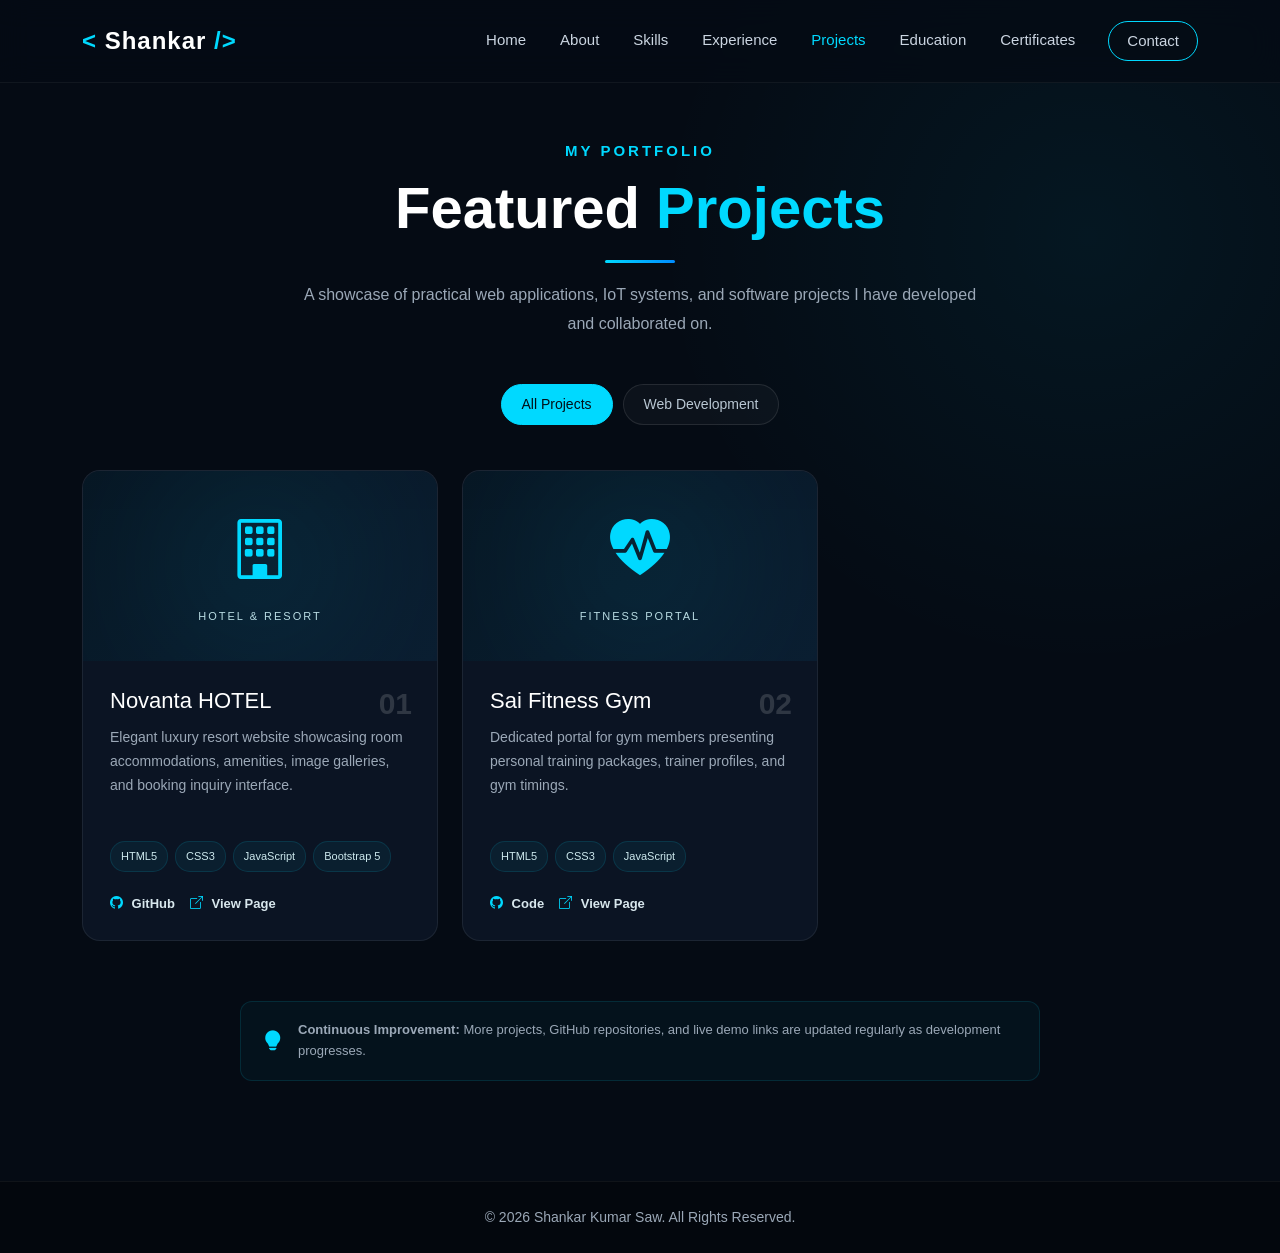
<file: projects.html>
<!DOCTYPE html>
<html lang="en">

<head>
    <meta charset="UTF-8">
    <meta name="viewport" content="width=device-width, initial-scale=1.0">
    <meta name="description"
        content="Projects by Shankar Kumar Saw - Full Stack Developer featuring Web, IoT, and Smart System projects.">

    <title>Projects | Shankar Kumar Saw</title>

    <!-- Bootstrap 5 CSS -->
    <link href="https://cdn.jsdelivr.net/npm/bootstrap@5.3.3/dist/css/bootstrap.min.css" rel="stylesheet">

    <!-- Bootstrap Icons -->
    <link rel="stylesheet" href="https://cdn.jsdelivr.net/npm/bootstrap-icons@1.11.3/font/bootstrap-icons.min.css">

    <!-- Common CSS -->
    <link rel="stylesheet" href="css/style.css">

    <!-- Projects CSS -->
    <link rel="stylesheet" href="css/projects.css">
</head>

<body>

    <!-- ================= NAVBAR ================= -->

    <nav class="navbar navbar-expand-lg fixed-top">
        <div class="container">
            <a class="navbar-brand" href="index.html">
                <span>&lt;</span> Shankar <span>/&gt;</span>
            </a>

            <button class="navbar-toggler" type="button" data-bs-toggle="collapse" data-bs-target="#mainNavbar"
                aria-controls="mainNavbar" aria-expanded="false" aria-label="Toggle navigation">
                <i class="bi bi-list"></i>
            </button>

            <div class="collapse navbar-collapse" id="mainNavbar">
                <ul class="navbar-nav ms-auto">
                    <li class="nav-item">
                        <a class="nav-link" href="index.html">Home</a>
                    </li>
                    <li class="nav-item">
                        <a class="nav-link" href="about.html">About</a>
                    </li>
                    <li class="nav-item">
                        <a class="nav-link" href="skills.html">Skills</a>
                    </li>
                    <li class="nav-item">
                        <a class="nav-link" href="experience.html">Experience</a>
                    </li>
                    <li class="nav-item">
                        <a class="nav-link active" href="projects.html">Projects</a>
                    </li>
                    <li class="nav-item">
                        <a class="nav-link" href="education.html">Education</a>
                    </li>
                    <li class="nav-item">
                        <a class="nav-link" href="certificates.html">Certificates</a>
                    </li>
                    <li class="nav-item">
                        <a class="nav-link contact-nav" href="contact.html">Contact</a>
                    </li>
                </ul>
            </div>
        </div>
    </nav>


    <!-- ================= PROJECTS SECTION ================= -->

    <main>
        <section class="projects-section">
            <div class="container">

                <!-- PAGE HEADING -->
                <div class="section-heading">
                    <p class="section-label">My Portfolio</p>
                    <h1>Featured <span>Projects</span></h1>
                    <div class="heading-line"></div>
                    <p class="heading-description">
                        A showcase of practical web applications, IoT systems, and software projects I have developed
                        and collaborated on.
                    </p>
                </div>


                <!-- CATEGORY FILTERS -->
                <div class="project-filters">
                    <button type="button" class="filter-btn active" data-filter="all">All Projects</button>
                    <button type="button" class="filter-btn" data-filter="web">Web Development</button>
                </div>


                <!-- PROJECT GRID -->
                <div class="row g-4 project-grid">



                    <!-- PROJECT 4: Aura Resort -->
                    <div class="col-md-6 col-lg-4 project-item" data-category="web">
                        <div class="project-card">
                            <div class="project-image web-project">
                                <i class="bi bi-building"></i>
                                <span>HOTEL & RESORT</span>
                            </div>
                            <div class="project-content">
                                <span class="project-number">01</span>
                                <h2>Novanta HOTEL</h2>
                                <p>
                                    Elegant luxury resort website showcasing room accommodations, amenities, image
                                    galleries, and booking inquiry interface.
                                </p>
                                <div class="project-tech">
                                    <span>HTML5</span>
                                    <span>CSS3</span>
                                    <span>JavaScript</span>
                                    <span>Bootstrap 5</span>
                                </div>
                                <div class="project-links">
                                    <a href="https://github.com/skinnybuilder07-dotcom" target="_blank"
                                        rel="noopener noreferrer" class="project-link"><i class="bi bi-github"></i>
                                        GitHub</a>
                                    <a href="https://hotle-website.vercel.app/" class="project-link"><i
                                            class="bi bi-box-arrow-up-right"></i>
                                        View Page</a>
                                </div>
                            </div>
                        </div>
                    </div>


                    <!-- PROJECT 5: Sai Fitness Gym -->
                    <div class="col-md-6 col-lg-4 project-item" data-category="web">
                        <div class="project-card">
                            <div class="project-image web-project">
                                <i class="bi bi-heart-pulse-fill"></i>
                                <span>FITNESS PORTAL</span>
                            </div>
                            <div class="project-content">
                                <span class="project-number">02</span>
                                <h2>Sai Fitness Gym</h2>
                                <p>
                                    Dedicated portal for gym members presenting personal training packages, trainer
                                    profiles, and gym timings.
                                </p>
                                <div class="project-tech">
                                    <span>HTML5</span>
                                    <span>CSS3</span>
                                    <span>JavaScript</span>
                                </div>
                                <div class="project-links">
                                    <a href="https://github.com/skinnybuilder07-dotcom" target="_blank"
                                        rel="noopener noreferrer" class="project-link"><i class="bi bi-github"></i>
                                        Code</a>
                                    <a href="https://sai-fitness-gym-website.vercel.app/" class="project-link"><i
                                            class="bi bi-box-arrow-up-right"></i> View Page</a>
                                </div>
                            </div>
                        </div>
                    </div>


                    <!-- PROJECT NOTE -->
                    <div class="project-note">
                        <i class="bi bi-lightbulb-fill"></i>
                        <p>
                            <strong>Continuous Improvement:</strong> More projects, GitHub repositories, and live demo
                            links
                            are updated regularly as development progresses.
                        </p>
                    </div>

                </div>
        </section>
    </main>


    <!-- ================= FOOTER ================= -->

    <footer class="footer">
        <div class="container text-center">
            <p>© <span id="current-year"></span> Shankar Kumar Saw. All Rights Reserved.</p>
        </div>
    </footer>


    <!-- Bootstrap JS -->
    <script src="https://cdn.jsdelivr.net/npm/bootstrap@5.3.3/dist/js/bootstrap.bundle.min.js"></script>

    <!-- Common JS -->
    <script src="js/main.js"></script>

    <!-- Projects JS -->
    <script src="js/projects.js"></script>

</body>

</html>
</file>
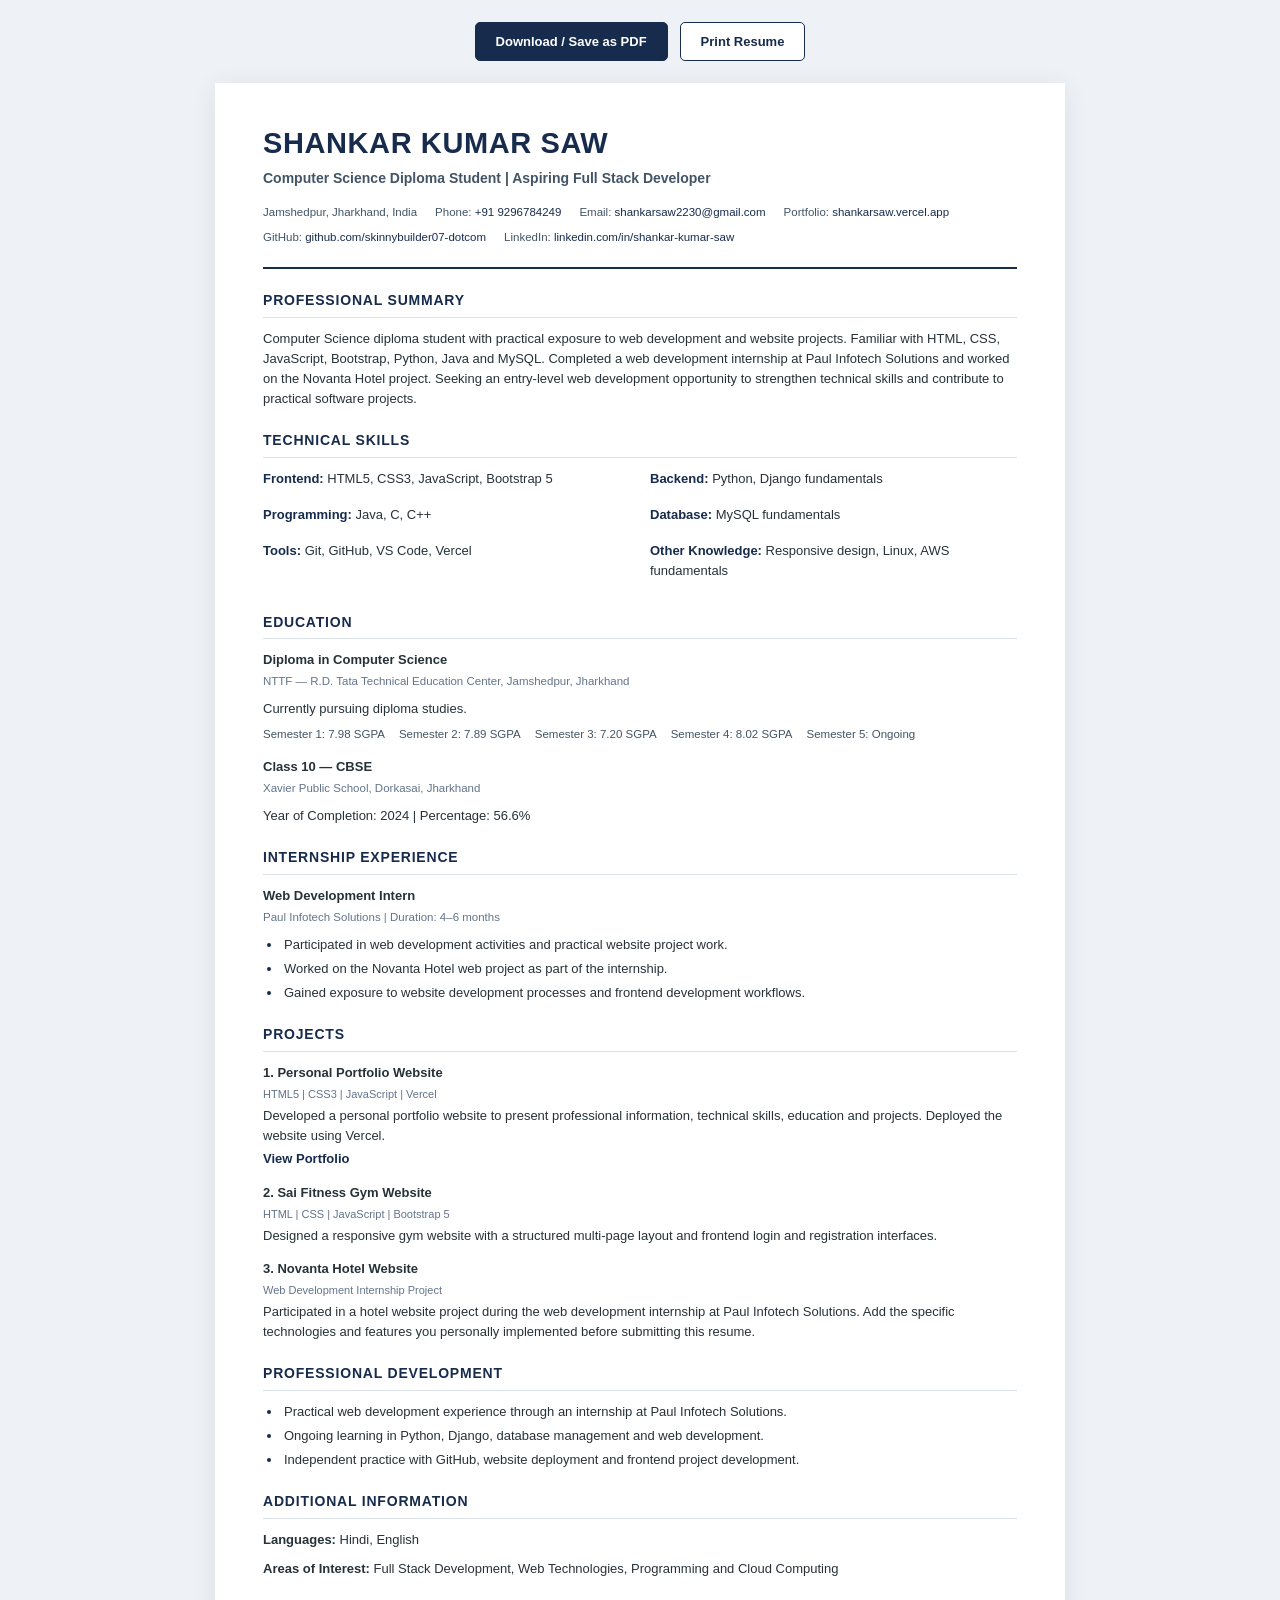
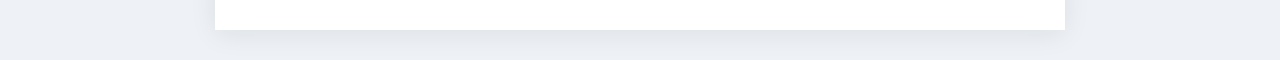
<file: resume.html>
<!DOCTYPE html>
<html lang="en">

<head>
    <meta charset="UTF-8">
    <meta name="viewport" content="width=device-width, initial-scale=1.0">

    <meta name="description"
        content="Resume of Shankar Kumar Saw, Computer Science Diploma Student and Aspiring Full Stack Developer.">

    <meta name="author" content="Shankar Kumar Saw">

    <title>Shankar Kumar Saw | Resume</title>

    <!-- Resume CSS -->
    <link rel="stylesheet" href="css/resume.css">
</head>

<body>

    <!-- DOWNLOAD / PRINT CONTROLS -->

    <div class="toolbar">

        <button type="button" id="downloadButton">
            Download / Save as PDF
        </button>

        <button type="button" class="secondary-button" id="printButton">
            Print Resume
        </button>

    </div>

    <!-- RESUME CONTENT -->

    <main class="resume">

        <!-- HEADER -->

        <header class="header">

            <h1>SHANKAR KUMAR SAW</h1>

            <div class="job-title">
                Computer Science Diploma Student | Aspiring Full Stack Developer
            </div>

            <div class="contact">

                <span class="contact-item">
                    Jamshedpur, Jharkhand, India
                </span>

                <span class="contact-item">
                    Phone:
                    <a href="tel:+919296784249">
                        +91 9296784249
                    </a>
                </span>

                <span class="contact-item">
                    Email:
                    <a href="mailto:shankarsaw2230@gmail.com">
                        shankarsaw2230@gmail.com
                    </a>
                </span>

                <span class="contact-item">
                    Portfolio:
                    <a href="https://shankarsaw.vercel.app" target="_blank" rel="noopener noreferrer">
                        shankarsaw.vercel.app
                    </a>
                </span>

                <span class="contact-item">
                    GitHub:
                    <a href="https://github.com/skinnybuilder07-dotcom" target="_blank" rel="noopener noreferrer">
                        github.com/skinnybuilder07-dotcom
                    </a>
                </span>

                <span class="contact-item">
                    LinkedIn:
                    <a href="https://linkedin.com/in/shankar-kumar-saw" target="_blank" rel="noopener noreferrer">
                        linkedin.com/in/shankar-kumar-saw
                    </a>
                </span>

            </div>

        </header>

        <!-- PROFESSIONAL SUMMARY -->

        <section class="section">

            <h2>Professional Summary</h2>

            <p>
                Computer Science diploma student with practical exposure to web
                development and website projects. Familiar with HTML, CSS,
                JavaScript, Bootstrap, Python, Java and MySQL. Completed a web
                development internship at Paul Infotech Solutions and worked on
                the Novanta Hotel project. Seeking an entry-level web development
                opportunity to strengthen technical skills and contribute to
                practical software projects.
            </p>

        </section>

        <!-- TECHNICAL SKILLS -->

        <section class="section">

            <h2>Technical Skills</h2>

            <div class="skill-list">

                <p class="skill-item">
                    <strong>Frontend:</strong>
                    HTML5, CSS3, JavaScript, Bootstrap 5
                </p>

                <p class="skill-item">
                    <strong>Backend:</strong>
                    Python, Django fundamentals
                </p>

                <p class="skill-item">
                    <strong>Programming:</strong>
                    Java, C, C++
                </p>

                <p class="skill-item">
                    <strong>Database:</strong>
                    MySQL fundamentals
                </p>

                <p class="skill-item">
                    <strong>Tools:</strong>
                    Git, GitHub, VS Code, Vercel
                </p>

                <p class="skill-item">
                    <strong>Other Knowledge:</strong>
                    Responsive design, Linux, AWS fundamentals
                </p>

            </div>

        </section>

        <!-- EDUCATION -->

        <section class="section">

            <h2>Education</h2>

            <div class="education-item">

                <h3>Diploma in Computer Science</h3>

                <div class="subheading">
                    NTTF — R.D. Tata Technical Education Center,
                    Jamshedpur, Jharkhand
                </div>

                <p>
                    Currently pursuing diploma studies.
                </p>

                <div class="semester-list">
                    <span>Semester 1: 7.98 SGPA</span>
                    <span>Semester 2: 7.89 SGPA</span>
                    <span>Semester 3: 7.20 SGPA</span>
                    <span>Semester 4: 8.02 SGPA</span>
                    <span>Semester 5: Ongoing</span>
                </div>

            </div>

            <div class="education-item">

                <h3>Class 10 — CBSE</h3>

                <div class="subheading">
                    Xavier Public School, Dorkasai, Jharkhand
                </div>

                <p>
                    Year of Completion: 2024 |
                    Percentage: 56.6%
                </p>

            </div>

        </section>

        <!-- INTERNSHIP -->

        <section class="section">

            <h2>Internship Experience</h2>

            <div class="experience">

                <h3>Web Development Intern</h3>

                <div class="subheading">
                    Paul Infotech Solutions |
                    Duration: 4–6 months
                </div>

                <ul>
                    <li>
                        Participated in web development activities and
                        practical website project work.
                    </li>

                    <li>
                        Worked on the Novanta Hotel web project as part
                        of the internship.
                    </li>

                    <li>
                        Gained exposure to website development processes
                        and frontend development workflows.
                    </li>
                </ul>

            </div>

        </section>

        <!-- PROJECTS -->

        <section class="section">

            <h2>Projects</h2>

            <div class="project">

                <h3>1. Personal Portfolio Website</h3>

                <div class="project-tech">
                    HTML5 | CSS3 | JavaScript | Vercel
                </div>

                <p>
                    Developed a personal portfolio website to present
                    professional information, technical skills, education
                    and projects. Deployed the website using Vercel.
                </p>

                <a class="project-link" href="https://shankarsaw.vercel.app" target="_blank" rel="noopener noreferrer">
                    View Portfolio
                </a>

            </div>

            <div class="project">


                <div class="project">

                    <h3>2. Sai Fitness Gym Website</h3>

                    <div class="project-tech">
                        HTML | CSS | JavaScript | Bootstrap 5
                    </div>

                    <p>
                        Designed a responsive gym website with a structured
                        multi-page layout and frontend login and registration
                        interfaces.
                    </p>

                </div>

                <div class="project">

                    <h3>3. Novanta Hotel Website</h3>

                    <div class="project-tech">
                        Web Development Internship Project
                    </div>

                    <p>
                        Participated in a hotel website project during the
                        web development internship at Paul Infotech Solutions.
                        Add the specific technologies and features you
                        personally implemented before submitting this resume.
                    </p>

                </div>

        </section>

        <!-- CERTIFICATIONS AND LEARNING -->

        <section class="section">

            <h2>Professional Development</h2>

            <ul>

                <li>
                    Practical web development experience through an
                    internship at Paul Infotech Solutions.
                </li>

                <li>
                    Ongoing learning in Python, Django, database
                    management and web development.
                </li>

                <li>
                    Independent practice with GitHub, website deployment
                    and frontend project development.
                </li>

            </ul>

        </section>

        <!-- ADDITIONAL INFORMATION -->

        <section class="section">

            <h2>Additional Information</h2>

            <p>
                <strong>Languages:</strong>
                Hindi, English
            </p>

            <p>
                <strong>Areas of Interest:</strong>
                Full Stack Development, Web Technologies,
                Programming and Cloud Computing
            </p>

        </section>

    </main>

    <!-- JAVASCRIPT -->

    <script>
        "use strict";

        const downloadButton = document.getElementById("downloadButton");
        const printButton = document.getElementById("printButton");

        function saveResumeAsPDF() {
            window.print();
        }

        function printResume() {
            window.print();
        }

        downloadButton.addEventListener("click", saveResumeAsPDF);
        printButton.addEventListener("click", printResume);
    </script>

</body>

</html>
</file>
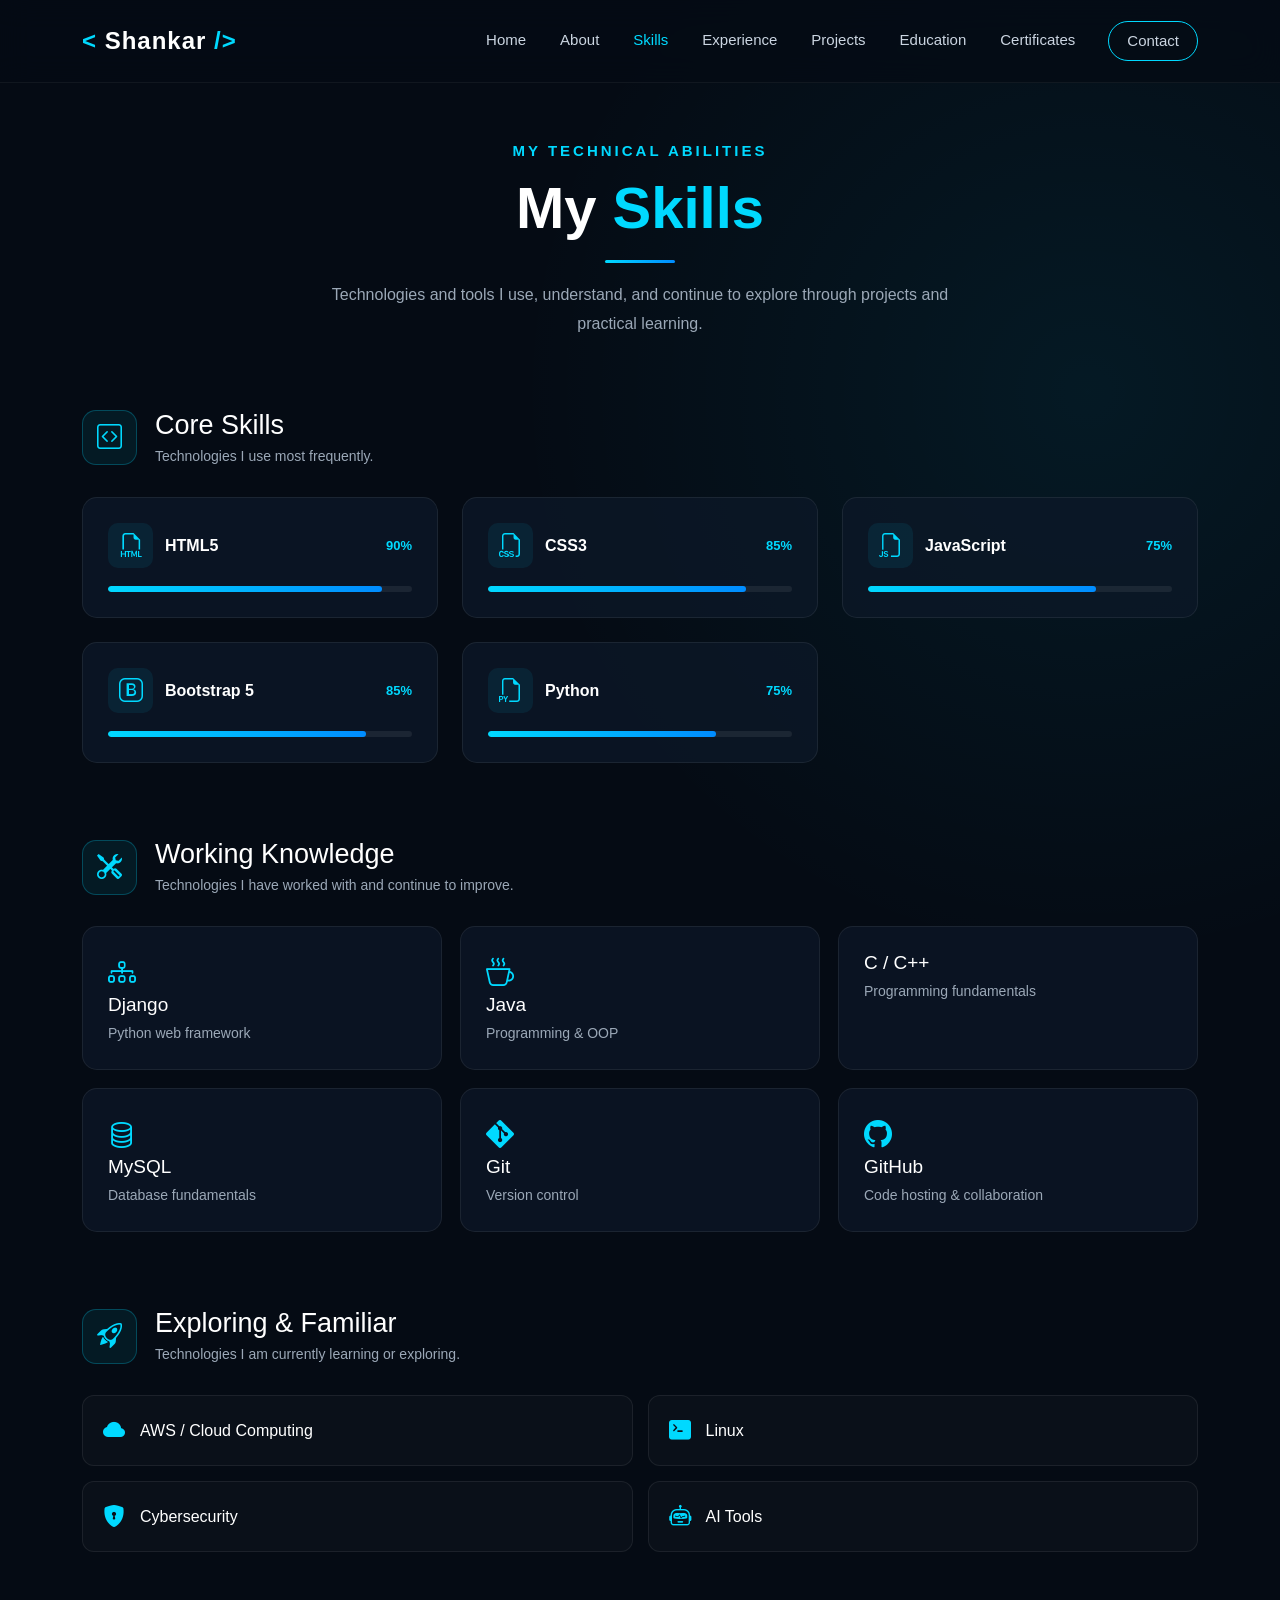
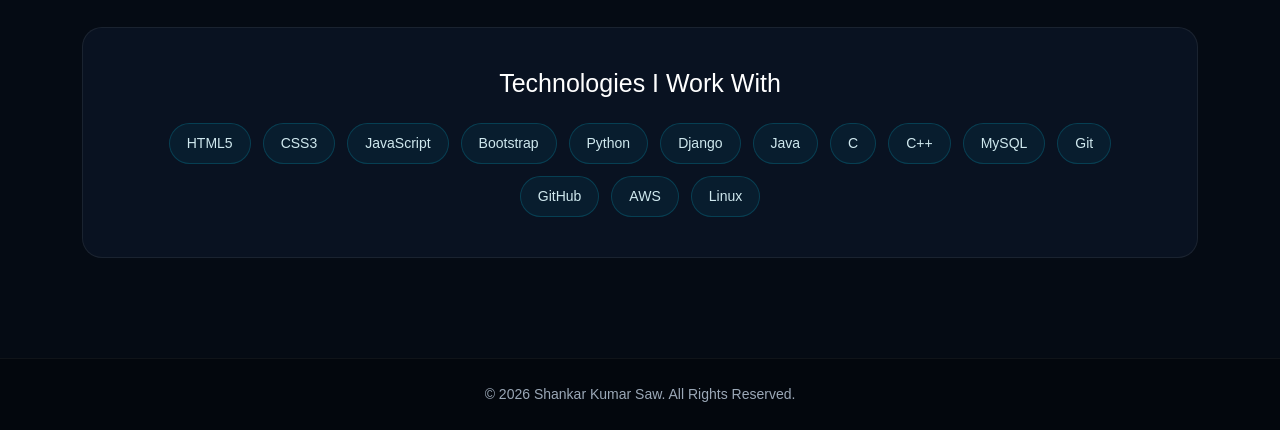
<file: skills.html>
<!DOCTYPE html>
<html lang="en">

<head>

    <meta charset="UTF-8">
    <meta name="viewport" content="width=device-width, initial-scale=1.0">

    <title>Skills | Shankar Kumar Saw</title>

    <!-- Bootstrap 5 -->
    <link
        href="https://cdn.jsdelivr.net/npm/bootstrap@5.3.3/dist/css/bootstrap.min.css"
        rel="stylesheet"
    >

    <!-- Bootstrap Icons -->
    <link
        rel="stylesheet"
        href="https://cdn.jsdelivr.net/npm/bootstrap-icons@1.11.3/font/bootstrap-icons.min.css"
    >

    <!-- Common CSS -->
    <link rel="stylesheet" href="css/style.css">

    <!-- Skills CSS -->
    <link rel="stylesheet" href="css/skills.css">

</head>


<body>


    <!-- ================= NAVBAR ================= -->

    <nav class="navbar navbar-expand-lg fixed-top">

        <div class="container">

            <a class="navbar-brand" href="index.html">
                <span>&lt;</span> Shankar <span>/&gt;</span>
            </a>


            <button
                class="navbar-toggler"
                type="button"
                data-bs-toggle="collapse"
                data-bs-target="#mainNavbar"
            >

                <i class="bi bi-list"></i>

            </button>


            <div
                class="collapse navbar-collapse"
                id="mainNavbar"
            >

                <ul class="navbar-nav ms-auto">

                    <li class="nav-item">

                        <a
                            class="nav-link"
                            href="index.html"
                        >
                            Home
                        </a>

                    </li>


                    <li class="nav-item">

                        <a
                            class="nav-link"
                            href="about.html"
                        >
                            About
                        </a>

                    </li>


                    <li class="nav-item">

                        <a
                            class="nav-link active"
                            href="skills.html"
                        >
                            Skills
                        </a>

                    </li>


                    <li class="nav-item">

                        <a
                            class="nav-link"
                            href="experience.html"
                        >
                            Experience
                        </a>

                    </li>


                    <li class="nav-item">

                        <a
                            class="nav-link"
                            href="projects.html"
                        >
                            Projects
                        </a>

                    </li>


                    <li class="nav-item">

                        <a
                            class="nav-link"
                            href="education.html"
                        >
                            Education
                        </a>

                    </li>


                    <li class="nav-item">

                        <a
                            class="nav-link"
                            href="certificates.html"
                        >
                            Certificates
                        </a>

                    </li>


                    <li class="nav-item">

                        <a
                            class="nav-link contact-nav"
                            href="contact.html"
                        >
                            Contact
                        </a>

                    </li>

                </ul>

            </div>

        </div>

    </nav>



    <!-- ================= SKILLS SECTION ================= -->

    <main>

        <section class="skills-section">

            <div class="container">


                <!-- PAGE HEADING -->

                <div class="section-heading">

                    <p class="section-label">
                        My Technical Abilities
                    </p>

                    <h1>
                        My <span>Skills</span>
                    </h1>

                    <div class="heading-line"></div>

                    <p class="heading-description">
                        Technologies and tools I use, understand,
                        and continue to explore through projects
                        and practical learning.
                    </p>

                </div>



                <!-- ================= CORE SKILLS ================= -->

                <div class="skill-category">

                    <div class="category-heading">

                        <div class="category-icon">
                            <i class="bi bi-code-square"></i>
                        </div>

                        <div>

                            <h2>
                                Core Skills
                            </h2>

                            <p>
                                Technologies I use most frequently.
                            </p>

                        </div>

                    </div>


                    <div class="row g-4">


                        <!-- HTML -->

                        <div class="col-md-6 col-lg-4">

                            <div class="skill-card">

                                <div class="skill-top">

                                    <div class="skill-icon html-icon">
                                        <i class="bi bi-filetype-html"></i>
                                    </div>

                                    <span>
                                        HTML5
                                    </span>

                                    <strong>
                                        90%
                                    </strong>

                                </div>

                                <div class="progress">

                                    <div
                                        class="progress-bar"
                                        data-progress="90"
                                    ></div>

                                </div>

                            </div>

                        </div>


                        <!-- CSS -->

                        <div class="col-md-6 col-lg-4">

                            <div class="skill-card">

                                <div class="skill-top">

                                    <div class="skill-icon css-icon">
                                        <i class="bi bi-filetype-css"></i>
                                    </div>

                                    <span>
                                        CSS3
                                    </span>

                                    <strong>
                                        85%
                                    </strong>

                                </div>

                                <div class="progress">

                                    <div
                                        class="progress-bar"
                                        data-progress="85"
                                    ></div>

                                </div>

                            </div>

                        </div>


                        <!-- JavaScript -->

                        <div class="col-md-6 col-lg-4">

                            <div class="skill-card">

                                <div class="skill-top">

                                    <div class="skill-icon js-icon">
                                        <i class="bi bi-filetype-js"></i>
                                    </div>

                                    <span>
                                        JavaScript
                                    </span>

                                    <strong>
                                        75%
                                    </strong>

                                </div>

                                <div class="progress">

                                    <div
                                        class="progress-bar"
                                        data-progress="75"
                                    ></div>

                                </div>

                            </div>

                        </div>


                        <!-- Bootstrap -->

                        <div class="col-md-6 col-lg-4">

                            <div class="skill-card">

                                <div class="skill-top">

                                    <div class="skill-icon bootstrap-icon">
                                        <i class="bi bi-bootstrap"></i>
                                    </div>

                                    <span>
                                        Bootstrap 5
                                    </span>

                                    <strong>
                                        85%
                                    </strong>

                                </div>

                                <div class="progress">

                                    <div
                                        class="progress-bar"
                                        data-progress="85"
                                    ></div>

                                </div>

                            </div>

                        </div>


                        <!-- Python -->

                        <div class="col-md-6 col-lg-4">

                            <div class="skill-card">

                                <div class="skill-top">

                                    <div class="skill-icon python-icon">
                                        <i class="bi bi-filetype-py"></i>
                                    </div>

                                    <span>
                                        Python
                                    </span>

                                    <strong>
                                        75%
                                    </strong>

                                </div>

                                <div class="progress">

                                    <div
                                        class="progress-bar"
                                        data-progress="75"
                                    ></div>

                                </div>

                            </div>

                        </div>

                    </div>

                </div>



                <!-- ================= WORKING KNOWLEDGE ================= -->

                <div class="skill-category">

                    <div class="category-heading">

                        <div class="category-icon">
                            <i class="bi bi-tools"></i>
                        </div>

                        <div>

                            <h2>
                                Working Knowledge
                            </h2>

                            <p>
                                Technologies I have worked with
                                and continue to improve.
                            </p>

                        </div>

                    </div>


                    <div class="knowledge-grid">


                        <div class="knowledge-card">

                            <i class="bi bi-diagram-3"></i>

                            <h3>
                                Django
                            </h3>

                            <p>
                                Python web framework
                            </p>

                        </div>


                        <div class="knowledge-card">

                            <i class="bi bi-cup-hot"></i>

                            <h3>
                                Java
                            </h3>

                            <p>
                                Programming & OOP
                            </p>

                        </div>


                        <div class="knowledge-card">

                            <i class="bi bi-filetype-c"></i>

                            <h3>
                                C / C++
                            </h3>

                            <p>
                                Programming fundamentals
                            </p>

                        </div>


                        <div class="knowledge-card">

                            <i class="bi bi-database"></i>

                            <h3>
                                MySQL
                            </h3>

                            <p>
                                Database fundamentals
                            </p>

                        </div>


                        <div class="knowledge-card">

                            <i class="bi bi-git"></i>

                            <h3>
                                Git
                            </h3>

                            <p>
                                Version control
                            </p>

                        </div>


                        <div class="knowledge-card">

                            <i class="bi bi-github"></i>

                            <h3>
                                GitHub
                            </h3>

                            <p>
                                Code hosting & collaboration
                            </p>

                        </div>

                    </div>

                </div>



                <!-- ================= EXPLORING ================= -->

                <div class="skill-category">

                    <div class="category-heading">

                        <div class="category-icon">
                            <i class="bi bi-rocket-takeoff"></i>
                        </div>

                        <div>

                            <h2>
                                Exploring & Familiar
                            </h2>

                            <p>
                                Technologies I am currently
                                learning or exploring.
                            </p>

                        </div>

                    </div>


                    <div class="exploring-list">


                        <div class="exploring-item">

                            <i class="bi bi-cloud-fill"></i>

                            <span>
                                AWS / Cloud Computing
                            </span>

                        </div>


                        <div class="exploring-item">

                            <i class="bi bi-terminal-fill"></i>

                            <span>
                                Linux
                            </span>

                        </div>


                        <div class="exploring-item">

                            <i class="bi bi-shield-lock-fill"></i>

                            <span>
                                Cybersecurity
                            </span>

                        </div>


                        <div class="exploring-item">

                            <i class="bi bi-robot"></i>

                            <span>
                                AI Tools
                            </span>

                        </div>

                    </div>

                </div>



                <!-- ================= TECH STACK ================= -->

                <div class="tech-stack">

                    <h2>
                        Technologies I Work With
                    </h2>


                    <div class="tech-tags">

                        <span>HTML5</span>

                        <span>CSS3</span>

                        <span>JavaScript</span>

                        <span>Bootstrap</span>

                        <span>Python</span>

                        <span>Django</span>

                        <span>Java</span>

                        <span>C</span>

                        <span>C++</span>

                        <span>MySQL</span>

                        <span>Git</span>

                        <span>GitHub</span>

                        <span>AWS</span>

                        <span>Linux</span>

                    </div>

                </div>

            </div>

        </section>

    </main>



    <!-- ================= FOOTER ================= -->

    <footer class="footer">

        <div class="container text-center">

            <p>

                © <span id="current-year"></span>
                Shankar Kumar Saw.
                All Rights Reserved.

            </p>

        </div>

    </footer>



    <!-- Bootstrap JS -->

    <script
        src="https://cdn.jsdelivr.net/npm/bootstrap@5.3.3/dist/js/bootstrap.bundle.min.js">
    </script>


    <!-- Common JS -->

    <script src="js/main.js"></script>


    <!-- Skills JS -->

    <script src="js/skills.js"></script>

</body>

</html>
</file>
<file: css/style.css>
/* =========================================
   GLOBAL VARIABLES
========================================= */

:root {

    --bg-color: #050b14;

    --bg-secondary: #091321;

    --card-color: #0d1828;

    --primary-color: #00d9ff;

    --secondary-color: #008cff;

    --text-color: #ffffff;

    --text-muted: #9ba8b7;

    --border-color: rgba(0, 217, 255, 0.25);

}


/* =========================================
   RESET
========================================= */

* {

    margin: 0;

    padding: 0;

    box-sizing: border-box;

}


html {

    scroll-behavior: smooth;

    scroll-padding-top: 90px;

}


body {

    background: var(--bg-color);

    color: var(--text-color);

    font-family:
        "Segoe UI",
        Tahoma,
        Geneva,
        Verdana,
        sans-serif;

    overflow-x: hidden;

}


/* =========================================
   NAVBAR
========================================= */

.navbar {

    padding: 18px 0;

    background: rgba(5, 11, 20, 0.75);

    backdrop-filter: blur(15px);

    border-bottom:
        1px solid rgba(255, 255, 255, 0.05);

    transition: 0.3s ease;

}


.navbar.scrolled {

    padding: 12px 0;

    background: rgba(5, 11, 20, 0.96);

}


/* =========================================
   LOGO
========================================= */

.navbar-brand {

    color: white !important;

    font-size: 24px;

    font-weight: 700;

    letter-spacing: 1px;

}


.navbar-brand span {

    color: var(--primary-color);

}


/* =========================================
   NAV LINKS
========================================= */

.nav-link {

    color: #cbd5e1 !important;

    margin-left: 18px;

    font-size: 15px;

    font-weight: 500;

    transition: 0.3s ease;

}


.nav-link:hover,

.nav-link.active {

    color: var(--primary-color) !important;

}


.contact-nav {

    border:
        1px solid var(--primary-color);

    border-radius: 20px;

    padding: 8px 18px !important;

    margin-left: 25px;

}


/* =========================================
   MOBILE NAVBAR
========================================= */

.navbar-toggler {

    border:
        1px solid var(--primary-color);

    color: var(--primary-color);

}


.navbar-toggler:focus {

    box-shadow: none;

}


.navbar-toggler i {

    font-size: 25px;

}


/* =========================================
   BUTTONS
========================================= */

.btn {

    border-radius: 8px;

    padding: 11px 22px;

    font-weight: 600;

    transition: 0.3s ease;

}


.btn-primary-custom {

    background:
        linear-gradient(
            135deg,
            var(--primary-color),
            var(--secondary-color)
        );

    color: #001018;

    border: none;

}


.btn-primary-custom:hover {

    transform: translateY(-3px);

    color: #001018;

    box-shadow:
        0 10px 30px rgba(0, 217, 255, 0.25);

}


.btn-outline-custom {

    color: white;

    border:
        1px solid var(--border-color);

    background:
        rgba(255, 255, 255, 0.02);

}


.btn-outline-custom:hover {

    color: var(--primary-color);

    border-color: var(--primary-color);

    transform: translateY(-3px);

}


/* =========================================
   FOOTER
========================================= */

.footer {

    padding: 25px 0;

    background: #03070d;

    border-top:
        1px solid rgba(255, 255, 255, 0.05);

}


.footer p {

    margin: 0;

    color: var(--text-muted);

    font-size: 14px;

}


/* =========================================
   RESPONSIVE
========================================= */

@media (max-width: 991px) {

    .navbar-nav {

        padding-top: 20px;

    }


    .nav-link {

        margin-left: 0;

        margin-bottom: 10px;

    }


    .contact-nav {

        display: inline-block;

        margin-left: 0;

    }

}


@media (max-width: 576px) {

    .navbar-brand {

        font-size: 20px;

    }


    .btn {

        width: 100%;

    }

}
</file>
<file: css/home.css>
/* =========================================
   HOME PAGE THEME (MINIMALIST CLEAN IT DEVELOPER)
========================================= */

:root {
    --primary-color: #ffffff;
    --secondary-color: #e2e8f0;
    --card-color: #0e131f;
    --border-color: rgba(255, 255, 255, 0.12);
}


/* =========================================
   HERO SECTION
========================================= */

.hero-section {
    position: relative;
    min-height: 100vh;
    padding-top: 90px;
    background:
        radial-gradient(
            circle at 80% 45%,
            rgba(255, 255, 255, 0.035),
            transparent 45%
        );
    overflow: hidden;
}

.hero-section .min-vh-100 {
    min-height: calc(100vh - 90px) !important;
}


/* =========================================
   BACKGROUND GRID
========================================= */

.hero-section::before {
    content: "";
    position: absolute;
    inset: 0;
    background-image:
        linear-gradient(
            rgba(255, 255, 255, 0.02) 1px,
            transparent 1px
        ),
        linear-gradient(
            90deg,
            rgba(255, 255, 255, 0.02) 1px,
            transparent 1px
        );
    background-size: 48px 48px;
    pointer-events: none;
}


/* =========================================
   HERO CONTENT
========================================= */

.hero-content {
    position: relative;
    z-index: 2;
}

.hero-intro {
    display: inline-block;
    color: #cbd5e1;
    font-size: 14px;
    font-weight: 500;
    letter-spacing: 0.5px;
    padding: 6px 14px;
    background: rgba(255, 255, 255, 0.04);
    border: 1px solid rgba(255, 255, 255, 0.08);
    border-radius: 30px;
    margin-bottom: 16px;
}

.hero-content h1 {
    font-size: clamp(42px, 6vw, 70px);
    font-weight: 800;
    line-height: 1.1;
    color: #ffffff;
    margin-bottom: 14px;
    letter-spacing: -1px;
}

.hero-content h2 {
    font-size: clamp(24px, 4vw, 38px);
    font-weight: 600;
    color: #e2e8f0;
    min-height: 48px;
}

#typing-text {
    color: #ffffff;
    border-bottom: 2px solid rgba(255, 255, 255, 0.3);
    padding-bottom: 2px;
}

.cursor {
    color: #ffffff;
    animation: blink 0.8s infinite;
}

@keyframes blink {
    50% {
        opacity: 0;
    }
}


/* =========================================
   DESCRIPTION
========================================= */

.hero-description {
    max-width: 600px;
    color: #94a3b8;
    font-size: 17px;
    line-height: 1.8;
    margin: 22px 0;
}


/* =========================================
   LOCATION
========================================= */

.location {
    color: #94a3b8;
    margin-bottom: 28px;
    font-size: 14px;
}

.location i {
    color: #e2e8f0;
    margin-right: 7px;
}


/* =========================================
   HERO BUTTONS
========================================= */

.hero-buttons {
    display: flex;
    flex-wrap: wrap;
    gap: 12px;
    margin-bottom: 32px;
}

.btn-primary-custom {
    background: #ffffff !important;
    color: #050b14 !important;
    border: 1px solid #ffffff;
    font-weight: 600;
    padding: 11px 24px;
    box-shadow: 0 4px 16px rgba(255, 255, 255, 0.12);
    transition: transform 0.25s ease, box-shadow 0.25s ease, background 0.25s ease;
}

.btn-primary-custom:hover {
    background: #e2e8f0 !important;
    color: #050b14 !important;
    transform: translateY(-2px);
    box-shadow: 0 8px 24px rgba(255, 255, 255, 0.22);
}

.btn-outline-custom {
    color: #f1f5f9 !important;
    border: 1px solid rgba(255, 255, 255, 0.16);
    background: rgba(255, 255, 255, 0.03);
    font-weight: 500;
    padding: 11px 22px;
    transition: transform 0.25s ease, border-color 0.25s ease, color 0.25s ease, background 0.25s ease;
}

.btn-outline-custom:hover {
    color: #ffffff !important;
    border-color: rgba(255, 255, 255, 0.35);
    background: rgba(255, 255, 255, 0.08);
    transform: translateY(-2px);
}


/* =========================================
   SOCIAL LINKS
========================================= */

.social-links {
    display: flex;
    gap: 12px;
}

.social-links a {
    width: 42px;
    height: 42px;
    display: flex;
    align-items: center;
    justify-content: center;
    border: 1px solid rgba(255, 255, 255, 0.12);
    border-radius: 50%;
    color: #94a3b8;
    text-decoration: none;
    background: rgba(255, 255, 255, 0.02);
    transition: 0.25s ease;
}

.social-links a:hover {
    color: #ffffff;
    border-color: rgba(255, 255, 255, 0.35);
    background: rgba(255, 255, 255, 0.08);
    transform: translateY(-3px);
    box-shadow: 0 6px 18px rgba(0, 0, 0, 0.5);
}

.social-links i {
    font-size: 17px;
}


/* =========================================
   PROFILE CONTAINER
========================================= */

.profile-container {
    position: relative;
    width: 380px;
    height: 380px;
    margin: auto;
    display: flex;
    align-items: center;
    justify-content: center;
}


/* =========================================
   PROFILE GLOW (SUBTLE MONOCHROME HALO)
========================================= */

.profile-glow {
    position: absolute;
    width: 320px;
    height: 320px;
    background: rgba(255, 255, 255, 0.05);
    filter: blur(85px);
    opacity: 0.5;
    border-radius: 50%;
    transition: opacity 0.4s ease, transform 0.4s ease;
    pointer-events: none;
}

.profile-container:hover .profile-glow {
    opacity: 0.8;
    transform: scale(1.1);
}


/* =========================================
   PROFILE IMAGE (HOVER TO FLOAT & ELEVATE)
========================================= */

.profile-image-wrapper {
    position: relative;
    width: 290px;
    height: 290px;
    border-radius: 50%;
    padding: 4px;
    background:
        linear-gradient(
            135deg,
            rgba(255, 255, 255, 0.25),
            rgba(255, 255, 255, 0.05),
            rgba(255, 255, 255, 0.15)
        );
    cursor: pointer;
    z-index: 2;
    transform: translateY(0);
    transition:
        transform 0.35s cubic-bezier(0.2, 0.8, 0.2, 1),
        box-shadow 0.35s ease,
        background 0.35s ease;
    box-shadow:
        0 12px 32px -8px rgba(0, 0, 0, 0.6);
}

/* Hover: Smoothly floats up and creates a clean, elegant elevation shadow */
.profile-image-wrapper:hover {
    transform: translateY(-10px);
    background:
        linear-gradient(
            135deg,
            rgba(255, 255, 255, 0.45),
            rgba(255, 255, 255, 0.1),
            rgba(255, 255, 255, 0.3)
        );
    box-shadow:
        0 24px 48px -10px rgba(0, 0, 0, 0.8),
        0 0 25px rgba(255, 255, 255, 0.12);
}

.profile-image {
    width: 100%;
    height: 100%;
    object-fit: cover;
    border-radius: 50%;
    border: 5px solid var(--bg-color);
    transition: transform 0.35s ease;
    display: block;
}

.profile-image-wrapper:hover .profile-image {
    transform: scale(1.02);
}


/* =========================================
   FLOATING CARDS
========================================= */

.floating-card {
    position: absolute;
    z-index: 3;
    display: flex;
    align-items: center;
    gap: 8px;
    padding: 9px 15px;
    background: rgba(14, 19, 30, 0.88);
    border: 1px solid rgba(255, 255, 255, 0.1);
    border-radius: 10px;
    backdrop-filter: blur(12px);
    color: #e2e8f0;
    font-size: 13px;
    font-weight: 500;
    box-shadow: 0 10px 25px -5px rgba(0, 0, 0, 0.45);
    transition:
        transform 0.3s ease,
        border-color 0.3s ease,
        box-shadow 0.3s ease;
}

.floating-card:hover {
    border-color: rgba(255, 255, 255, 0.28);
    box-shadow:
        0 12px 30px -5px rgba(0, 0, 0, 0.6),
        0 0 15px rgba(255, 255, 255, 0.08);
    transform: translateY(-4px);
}

.floating-card i {
    color: #ffffff;
    font-size: 16px;
}

.card-one {
    top: 55px;
    left: 0;
    animation: floatCard 4s ease-in-out infinite;
}

.card-two {
    right: -5px;
    top: 135px;
    animation: floatCard 4.5s ease-in-out infinite;
}

.card-three {
    bottom: 55px;
    left: 15px;
    animation: floatCard 5s ease-in-out infinite;
}

@keyframes floatCard {
    0%,
    100% {
        transform: translateY(0);
    }
    50% {
        transform: translateY(-8px);
    }
}


/* =========================================
   TABLET
========================================= */

@media (max-width: 991px) {
    .hero-section {
        padding-top: 120px;
        padding-bottom: 80px;
    }

    .hero-content {
        text-align: center;
    }

    .hero-description {
        margin-left: auto;
        margin-right: auto;
    }

    .hero-buttons {
        justify-content: center;
    }

    .social-links {
        justify-content: center;
    }

    .profile-container {
        margin-top: 70px;
    }
}


/* =========================================
   MOBILE
========================================= */

@media (max-width: 576px) {
    .profile-container {
        width: 300px;
        height: 300px;
        max-width: 100%;
    }

    .profile-image-wrapper {
        width: 230px;
        height: 230px;
    }

    .profile-image-wrapper:hover {
        transform: translateY(-8px);
    }

    .floating-card {
        font-size: 11px;
        padding: 7px 10px;
    }

    .card-one {
        left: -5px;
    }

    .card-two {
        right: -5px;
    }

    .card-three {
        bottom: 20px;
    }
}


@media (max-width: 380px) {
    .profile-container {
        width: 260px;
        height: 260px;
    }

    .profile-image-wrapper {
        width: 190px;
        height: 190px;
    }

    .floating-card {
        font-size: 10px;
        padding: 5px 8px;
    }
}
</file>
<file: css/about.css>
/* =========================================
   ABOUT SECTION
========================================= */

.about-section {

    min-height: 100vh;

    padding-top: 140px;

    padding-bottom: 90px;

    background:
        radial-gradient(
            circle at 15% 30%,
            rgba(0, 217, 255, 0.06),
            transparent 30%
        );

}


/* =========================================
   SECTION HEADING
========================================= */

.section-heading {

    text-align: center;

    margin-bottom: 70px;

}


.section-label {

    color: var(--primary-color);

    font-size: 15px;

    font-weight: 600;

    text-transform: uppercase;

    letter-spacing: 3px;

    margin-bottom: 10px;

}


.section-heading h1 {

    font-size:
        clamp(40px, 5vw, 58px);

    font-weight: 800;

}


.section-heading h1 span {

    color: var(--primary-color);

}


.heading-line {

    width: 70px;

    height: 3px;

    margin: 18px auto 0;

    background:
        linear-gradient(
            90deg,
            var(--primary-color),
            var(--secondary-color)
        );

    border-radius: 10px;

}


/* =========================================
   ABOUT CARD
========================================= */

.about-card {

    padding: 40px;

    background:
        rgba(13, 24, 40, 0.75);

    border:
        1px solid var(--border-color);

    border-radius: 20px;

    position: relative;

    overflow: hidden;

    transition: 0.4s ease;

}


.about-card::before {

    content: "";

    position: absolute;

    width: 150px;

    height: 150px;

    top: -80px;

    right: -80px;

    background: var(--primary-color);

    filter: blur(80px);

    opacity: 0.12;

}


.about-card:hover {

    transform: translateY(-8px);

    border-color:
        rgba(0, 217, 255, 0.5);

}


.about-icon {

    width: 65px;

    height: 65px;

    display: flex;

    align-items: center;

    justify-content: center;

    background:
        rgba(0, 217, 255, 0.08);

    border:
        1px solid var(--border-color);

    border-radius: 15px;

    margin-bottom: 25px;

}


.about-icon i {

    color: var(--primary-color);

    font-size: 30px;

}


.about-card h2 {

    font-size: 28px;

    margin-bottom: 20px;

}


.about-card p {

    color: var(--text-muted);

    line-height: 1.8;

    font-size: 16px;

}


/* =========================================
   ABOUT CONTENT
========================================= */

.about-content h2 {

    font-size: 34px;

    font-weight: 700;

    margin-bottom: 20px;

}


.about-content h2::after {

    content: "";

    display: block;

    width: 45px;

    height: 3px;

    margin-top: 10px;

    background: var(--primary-color);

}


.about-content > p {

    color: var(--text-muted);

    line-height: 1.8;

    margin-bottom: 18px;

}


.about-content strong {

    color: #eafcff;

}


/* =========================================
   HIGHLIGHTS
========================================= */

.about-highlights {

    display: grid;

    gap: 18px;

    margin-top: 30px;

    margin-bottom: 30px;

}


.highlight-item {

    display: flex;

    align-items: flex-start;

    gap: 16px;

    padding: 18px;

    background:
        rgba(255, 255, 255, 0.025);

    border:
        1px solid rgba(255, 255, 255, 0.07);

    border-radius: 12px;

    transition: 0.3s ease;

}


.highlight-item:hover {

    border-color:
        var(--border-color);

    transform: translateX(5px);

}


.highlight-item > i {

    color: var(--primary-color);

    font-size: 24px;

    margin-top: 2px;

}


.highlight-item h4 {

    font-size: 17px;

    margin-bottom: 5px;

}


.highlight-item p {

    color: var(--text-muted);

    font-size: 14px;

    margin: 0;

    line-height: 1.6;

}


/* =========================================
   BUTTON
========================================= */

.about-button {

    display: inline-flex;

    align-items: center;

    gap: 8px;

}


/* =========================================
   QUICK FACTS
========================================= */

.quick-facts {

    margin-top: 80px;

}


.fact-card {

    height: 100%;

    text-align: center;

    padding: 30px 20px;

    background:
        rgba(13, 24, 40, 0.7);

    border:
        1px solid rgba(255, 255, 255, 0.07);

    border-radius: 16px;

    transition: 0.3s ease;

}


.fact-card:hover {

    transform: translateY(-6px);

    border-color:
        var(--border-color);

}


.fact-card i {

    color: var(--primary-color);

    font-size: 30px;

    margin-bottom: 15px;

}


.fact-card h3 {

    font-size: 21px;

    margin-bottom: 7px;

}


.fact-card p {

    color: var(--text-muted);

    margin: 0;

}


/* =========================================
   RESPONSIVE
========================================= */

@media (max-width: 991px) {

    .about-section {

        padding-top: 120px;

    }


    .section-heading {

        margin-bottom: 50px;

    }

}


@media (max-width: 576px) {

    .about-card {

        padding: 28px 22px;

    }


    .about-content h2 {

        font-size: 28px;

    }


    .about-button {

        width: auto;

    }

}
</file>
<file: css/contact.css>
/* =========================================
   CONTACT SECTION
========================================= */

.contact-section {

    min-height: 100vh;

    padding-top: 140px;

    padding-bottom: 100px;

    background:
        radial-gradient(
            circle at 15% 20%,
            rgba(0, 217, 255, 0.06),
            transparent 30%
        );

}


/* =========================================
   HEADING
========================================= */

.section-heading {

    text-align: center;

    margin-bottom: 60px;

}


.section-label {

    color: var(--primary-color);

    font-size: 15px;

    font-weight: 600;

    text-transform: uppercase;

    letter-spacing: 3px;

    margin-bottom: 10px;

}


.section-heading h1 {

    font-size:
        clamp(40px, 5vw, 58px);

    font-weight: 800;

}


.section-heading h1 span {

    color: var(--primary-color);

}


.heading-line {

    width: 70px;

    height: 3px;

    margin: 18px auto;

    background:
        linear-gradient(
            90deg,
            var(--primary-color),
            var(--secondary-color)
        );

    border-radius: 10px;

}


.heading-description {

    max-width: 650px;

    margin: auto;

    color: var(--text-muted);

    line-height: 1.8;

}


/* =========================================
   CONTACT INFO CARD
========================================= */

.contact-info-card {

    height: 100%;

    padding: 40px;

    background:
        rgba(13, 24, 40, 0.78);

    border:
        1px solid rgba(255, 255, 255, 0.07);

    border-radius: 18px;

}


.contact-small-title {

    color: var(--primary-color);

    font-size: 11px;

    font-weight: 700;

    letter-spacing: 2px;

}


.contact-info-card h2 {

    font-size: 34px;

    line-height: 1.25;

    margin: 15px 0;

}


.contact-info-card h2 span {

    color: var(--primary-color);

}


.contact-intro {

    color: var(--text-muted);

    line-height: 1.8;

    font-size: 14px;

    margin-bottom: 35px;

}


/* =========================================
   CONTACT ITEMS
========================================= */

.contact-item {

    display: flex;

    align-items: center;

    gap: 15px;

    margin-bottom: 25px;

}


.contact-icon {

    width: 48px;

    height: 48px;

    flex-shrink: 0;

    display: flex;

    align-items: center;

    justify-content: center;

    background:
        rgba(0, 217, 255, 0.06);

    border:
        1px solid rgba(0, 217, 255, 0.12);

    border-radius: 11px;

}


.contact-icon i {

    color: var(--primary-color);

    font-size: 20px;

}


.contact-item span {

    display: block;

    color: var(--text-muted);

    font-size: 11px;

    margin-bottom: 3px;

}


.contact-item a,
.contact-item p {

    color: #dceaf0;

    text-decoration: none;

    font-size: 14px;

    margin: 0;

    transition: 0.3s ease;

}


.contact-item a:hover {

    color: var(--primary-color);

}


/* =========================================
   SOCIAL
========================================= */

.social-section {

    padding-top: 25px;

    border-top:
        1px solid rgba(255, 255, 255, 0.07);

}


.social-section > span {

    color: var(--text-muted);

    font-size: 12px;

}


.social-links {

    display: flex;

    gap: 10px;

    margin-top: 12px;

}


.social-links a {

    width: 42px;

    height: 42px;

    display: flex;

    align-items: center;

    justify-content: center;

    color: #c9d9df;

    background:
        rgba(255, 255, 255, 0.03);

    border:
        1px solid rgba(255, 255, 255, 0.08);

    border-radius: 10px;

    text-decoration: none;

    transition: 0.3s ease;

}


.social-links a:hover {

    color: #001018;

    background: var(--primary-color);

    border-color: var(--primary-color);

    transform: translateY(-3px);

}


/* =========================================
   FORM CARD
========================================= */

.contact-form-card {

    height: 100%;

    padding: 40px;

    background:
        rgba(13, 24, 40, 0.78);

    border:
        1px solid rgba(255, 255, 255, 0.07);

    border-radius: 18px;

}


.form-heading span {

    color: var(--primary-color);

    font-size: 11px;

    font-weight: 700;

    letter-spacing: 2px;

}


.form-heading h2 {

    font-size: 27px;

    margin: 8px 0 30px;

}


/* =========================================
   FORM GROUP
========================================= */

.form-group {

    margin-bottom: 20px;

}


.form-group label {

    display: block;

    color: #d8e5ea;

    font-size: 13px;

    font-weight: 600;

    margin-bottom: 8px;

}


.form-control {

    min-height: 48px;

    padding: 12px 15px;

    color: #e5f0f3 !important;

    background:
        rgba(255, 255, 255, 0.025) !important;

    border:
        1px solid rgba(255, 255, 255, 0.09) !important;

    border-radius: 9px;

    box-shadow: none !important;

}


.form-control:focus {

    border-color:
        var(--primary-color) !important;

    box-shadow:
        0 0 0 3px rgba(0, 217, 255, 0.08) !important;

}


.form-control::placeholder {

    color: #687a87;

}


textarea.form-control {

    resize: vertical;

}


/* =========================================
   SEND BUTTON
========================================= */

.send-btn {

    width: 100%;

    min-height: 50px;

    display: flex;

    align-items: center;

    justify-content: center;

    gap: 10px;

    border: none;

    border-radius: 9px;

    color: #001018;

    background: var(--primary-color);

    font-weight: 700;

    cursor: pointer;

    transition: 0.3s ease;

}


.send-btn:hover {

    transform: translateY(-2px);

    box-shadow:
        0 10px 25px rgba(0, 217, 255, 0.15);

}


.send-btn i {

    transition: 0.3s ease;

}


.send-btn:hover i {

    transform: translateX(5px);

}


/* =========================================
   FORM STATUS
========================================= */

.form-status {

    display: none;

    margin-bottom: 15px;

    padding: 12px;

    border-radius: 8px;

    color: #bdecef;

    background:
        rgba(0, 217, 255, 0.05);

    border:
        1px solid rgba(0, 217, 255, 0.12);

    font-size: 13px;

}


/* =========================================
   AVAILABILITY
========================================= */

.availability-box {

    max-width: 800px;

    margin: 50px auto 0;

    display: flex;

    align-items: center;

    gap: 18px;

    padding: 22px 25px;

    background:
        rgba(0, 217, 255, 0.04);

    border:
        1px solid rgba(0, 217, 255, 0.12);

    border-radius: 14px;

}


.availability-icon {

    width: 45px;

    height: 45px;

    display: flex;

    align-items: center;

    justify-content: center;

    background:
        rgba(0, 217, 255, 0.07);

    border-radius: 50%;

}


.availability-icon span {

    width: 9px;

    height: 9px;

    border-radius: 50%;

    background: var(--primary-color);

    box-shadow:
        0 0 10px var(--primary-color);

}


.availability-box h3 {

    font-size: 18px;

    margin-bottom: 5px;

}


.availability-box p {

    color: var(--text-muted);

    font-size: 13px;

    margin: 0;

}


/* =========================================
   RESPONSIVE
========================================= */

@media (max-width: 991px) {

    .contact-section {

        padding-top: 120px;

    }

}


@media (max-width: 576px) {

    .contact-info-card,
    .contact-form-card {

        padding: 25px 20px;

    }


    .contact-info-card h2 {

        font-size: 28px;

    }


    .form-heading h2 {

        font-size: 23px;

    }


    .availability-box {

        align-items: flex-start;

    }

}
</file>
<file: css/education.css>
/* =========================================
   EDUCATION SECTION
========================================= */

.education-section {

    min-height: 100vh;

    padding-top: 140px;

    padding-bottom: 100px;

    background:
        radial-gradient(
            circle at 15% 20%,
            rgba(0, 217, 255, 0.06),
            transparent 30%
        );

}


/* =========================================
   SECTION HEADING
========================================= */

.section-heading {

    text-align: center;

    margin-bottom: 75px;

}


.section-label {

    color: var(--primary-color);

    font-size: 15px;

    font-weight: 600;

    text-transform: uppercase;

    letter-spacing: 3px;

    margin-bottom: 10px;

}


.section-heading h1 {

    font-size:
        clamp(40px, 5vw, 58px);

    font-weight: 800;

}


.section-heading h1 span {

    color: var(--primary-color);

}


.heading-line {

    width: 70px;

    height: 3px;

    margin: 18px auto;

    background:
        linear-gradient(
            90deg,
            var(--primary-color),
            var(--secondary-color)
        );

    border-radius: 10px;

}


.heading-description {

    max-width: 650px;

    margin: auto;

    color: var(--text-muted);

    line-height: 1.8;

}


/* =========================================
   EDUCATION TIMELINE
========================================= */

.education-timeline {

    position: relative;

    max-width: 950px;

    margin: auto;

}


.education-timeline::before {

    content: "";

    position: absolute;

    left: 27px;

    top: 0;

    bottom: 0;

    width: 2px;

    background:
        linear-gradient(
            var(--primary-color),
            rgba(0, 217, 255, 0.03)
        );

}


.education-item {

    position: relative;

    padding-left: 80px;

    margin-bottom: 55px;

}


.education-dot {

    position: absolute;

    left: 0;

    top: 0;

    width: 55px;

    height: 55px;

    display: flex;

    align-items: center;

    justify-content: center;

    border-radius: 50%;

    background: var(--bg-color);

    border:
        2px solid var(--primary-color);

    color: var(--primary-color);

    z-index: 2;

    box-shadow:
        0 0 20px rgba(0, 217, 255, 0.15);

}


.education-dot i {

    font-size: 22px;

}


.diploma-dot {

    background:
        rgba(0, 217, 255, 0.08);

}


/* =========================================
   EDUCATION CARD
========================================= */

.education-card {

    padding: 35px;

    background:
        rgba(13, 24, 40, 0.78);

    border:
        1px solid rgba(255, 255, 255, 0.07);

    border-radius: 18px;

    transition: 0.35s ease;

}


.education-card:hover {

    transform: translateY(-5px);

    border-color:
        var(--border-color);

    box-shadow:
        0 15px 40px rgba(0, 0, 0, 0.25);

}


.diploma-card {

    border-color:
        rgba(0, 217, 255, 0.12);

}


/* =========================================
   EDUCATION HEADER
========================================= */

.education-header {

    display: flex;

    justify-content: space-between;

    align-items: flex-start;

    gap: 25px;

    padding-bottom: 22px;

    border-bottom:
        1px solid rgba(255, 255, 255, 0.07);

}


.education-level {

    color: var(--primary-color);

    font-size: 11px;

    font-weight: 700;

    letter-spacing: 2px;

}


.education-header h2 {

    font-size: 27px;

    margin: 9px 0 7px;

}


.education-header h3 {

    color: #c5d1dd;

    font-size: 16px;

    font-weight: 500;

    margin: 0;

    line-height: 1.5;

}


.education-year {

    display: flex;

    align-items: center;

    gap: 8px;

    color: var(--text-muted);

    font-size: 14px;

    white-space: nowrap;

}


.education-year i {

    color: var(--primary-color);

}


/* =========================================
   LOCATION
========================================= */

.school-location {

    margin: 20px 0;

    color: var(--text-muted);

    font-size: 14px;

}


.school-location i {

    color: var(--primary-color);

    margin-right: 6px;

}


/* =========================================
   RESULT
========================================= */

.education-result {

    display: inline-flex;

    align-items: center;

    gap: 15px;

    padding: 15px 22px;

    background:
        rgba(0, 217, 255, 0.05);

    border:
        1px solid rgba(0, 217, 255, 0.12);

    border-radius: 12px;

}


.result-icon {

    width: 42px;

    height: 42px;

    display: flex;

    align-items: center;

    justify-content: center;

    background:
        rgba(0, 217, 255, 0.08);

    border-radius: 10px;

}


.result-icon i {

    color: var(--primary-color);

    font-size: 21px;

}


.education-result span {

    display: block;

    color: var(--text-muted);

    font-size: 12px;

    margin-bottom: 2px;

}


.education-result strong {

    display: block;

    font-size: 20px;

}


/* =========================================
   DESCRIPTION
========================================= */

.education-description {

    color: var(--text-muted);

    line-height: 1.8;

    margin: 25px 0;

}


/* =========================================
   SEMESTER SECTION
========================================= */

.semester-section {

    margin-top: 25px;

}


.semester-section h4 {

    font-size: 18px;

    margin-bottom: 18px;

}


.semester-section h4 i {

    color: var(--primary-color);

    margin-right: 7px;

}


/* =========================================
   SEMESTER GRID
========================================= */

.semester-grid {

    display: grid;

    grid-template-columns:
        repeat(5, 1fr);

    gap: 10px;

}


.semester-card {

    padding: 17px 10px;

    text-align: center;

    background:
        rgba(255, 255, 255, 0.025);

    border:
        1px solid rgba(255, 255, 255, 0.07);

    border-radius: 10px;

    transition: 0.3s ease;

}


.semester-card:hover {

    transform: translateY(-4px);

    border-color:
        var(--border-color);

}


.semester-card span {

    display: block;

    color: var(--text-muted);

    font-size: 11px;

    margin-bottom: 8px;

}


.semester-card strong {

    display: block;

    color: var(--primary-color);

    font-size: 20px;

}


.semester-card small {

    display: block;

    color: var(--text-muted);

    font-size: 10px;

    margin-top: 4px;

}


.semester-card.ongoing {

    border-color:
        rgba(0, 217, 255, 0.2);

}


/* =========================================
   CURRENT STATUS
========================================= */

.current-status {

    display: inline-flex;

    align-items: center;

    gap: 8px;

    margin-top: 25px;

    padding: 8px 13px;

    color: #bce6e9;

    background:
        rgba(0, 217, 255, 0.05);

    border-radius: 20px;

    font-size: 12px;

}


.status-dot {

    width: 7px;

    height: 7px;

    border-radius: 50%;

    background: var(--primary-color);

    box-shadow:
        0 0 8px var(--primary-color);

}


/* =========================================
   LEARNING SECTION
========================================= */

.learning-section {

    max-width: 950px;

    margin: 80px auto 0;

}


.learning-heading {

    text-align: center;

    margin-bottom: 35px;

}


.learning-heading h2 {

    font-size: 32px;

    font-weight: 800;

}


.learning-heading h2 span {

    color: var(--primary-color);

}


.learning-grid {

    display: grid;

    grid-template-columns:
        repeat(4, 1fr);

    gap: 15px;

}


.learning-card {

    padding: 25px 18px;

    text-align: center;

    background:
        rgba(13, 24, 40, 0.7);

    border:
        1px solid rgba(255, 255, 255, 0.07);

    border-radius: 15px;

    transition: 0.3s ease;

}


.learning-card:hover {

    transform: translateY(-6px);

    border-color:
        var(--border-color);

}


.learning-card i {

    color: var(--primary-color);

    font-size: 30px;

    margin-bottom: 14px;

}


.learning-card h3 {

    font-size: 17px;

    margin-bottom: 8px;

}


.learning-card p {

    color: var(--text-muted);

    font-size: 12px;

    line-height: 1.5;

    margin: 0;

}


/* =========================================
   RESPONSIVE
========================================= */

@media (max-width: 991px) {

    .education-section {

        padding-top: 120px;

    }


    .semester-grid {

        grid-template-columns:
            repeat(3, 1fr);

    }


    .learning-grid {

        grid-template-columns:
            repeat(2, 1fr);

    }

}


@media (max-width: 767px) {

    .education-timeline::before {

        left: 22px;

    }


    .education-item {

        padding-left: 60px;

    }


    .education-dot {

        width: 45px;

        height: 45px;

    }


    .education-card {

        padding: 25px 20px;

    }


    .education-header {

        flex-direction: column;

        gap: 15px;

    }


    .education-header h2 {

        font-size: 23px;

    }


    .semester-grid {

        grid-template-columns:
            repeat(2, 1fr);

    }

}


@media (max-width: 480px) {

    .education-item {

        padding-left: 52px;

    }


    .education-timeline::before {

        left: 19px;

    }


    .education-dot {

        width: 40px;

        height: 40px;

    }


    .education-dot i {

        font-size: 17px;

    }


    .semester-grid {

        grid-template-columns: 1fr 1fr;

    }


    .learning-grid {

        grid-template-columns: 1fr;

    }

}
</file>
<file: css/experience.css>
/* =========================================
   EXPERIENCE SECTION
========================================= */

.experience-section {

    min-height: 100vh;

    padding-top: 140px;

    padding-bottom: 100px;

    background:
        radial-gradient(
            circle at 15% 30%,
            rgba(0, 217, 255, 0.06),
            transparent 30%
        );

}


/* =========================================
   HEADING
========================================= */

.section-heading {

    text-align: center;

    margin-bottom: 75px;

}


.section-label {

    color: var(--primary-color);

    font-size: 15px;

    font-weight: 600;

    text-transform: uppercase;

    letter-spacing: 3px;

    margin-bottom: 10px;

}


.section-heading h1 {

    font-size:
        clamp(40px, 5vw, 58px);

    font-weight: 800;

}


.section-heading h1 span {

    color: var(--primary-color);

}


.heading-line {

    width: 70px;

    height: 3px;

    margin: 18px auto;

    background:
        linear-gradient(
            90deg,
            var(--primary-color),
            var(--secondary-color)
        );

    border-radius: 10px;

}


.heading-description {

    max-width: 650px;

    margin: auto;

    color: var(--text-muted);

    line-height: 1.8;

}


/* =========================================
   TIMELINE
========================================= */

.experience-timeline {

    position: relative;

    max-width: 950px;

    margin: auto;

}


.experience-timeline::before {

    content: "";

    position: absolute;

    left: 27px;

    top: 0;

    bottom: 0;

    width: 2px;

    background:
        linear-gradient(
            var(--primary-color),
            rgba(0, 217, 255, 0.05)
        );

}


/* =========================================
   TIMELINE ITEM
========================================= */

.timeline-item {

    position: relative;

    padding-left: 80px;

    margin-bottom: 55px;

}


.timeline-dot {

    position: absolute;

    left: 0;

    top: 0;

    width: 55px;

    height: 55px;

    display: flex;

    align-items: center;

    justify-content: center;

    border-radius: 50%;

    background: var(--bg-color);

    border:
        2px solid var(--primary-color);

    color: var(--primary-color);

    z-index: 2;

    box-shadow:
        0 0 20px rgba(0, 217, 255, 0.15);

}


.timeline-dot i {

    font-size: 21px;

}


.learning-dot {

    border-color: var(--secondary-color);

}


/* =========================================
   EXPERIENCE CARD
========================================= */

.experience-card {

    padding: 35px;

    background:
        rgba(13, 24, 40, 0.78);

    border:
        1px solid rgba(255, 255, 255, 0.07);

    border-radius: 18px;

    transition: 0.35s ease;

}


.experience-card:hover {

    transform: translateY(-5px);

    border-color:
        var(--border-color);

    box-shadow:
        0 15px 40px rgba(0, 0, 0, 0.25);

}


/* =========================================
   EXPERIENCE HEADER
========================================= */

.experience-header {

    display: flex;

    justify-content: space-between;

    align-items: flex-start;

    gap: 25px;

    padding-bottom: 25px;

    border-bottom:
        1px solid rgba(255, 255, 255, 0.07);

}


.experience-type {

    display: inline-block;

    color: var(--primary-color);

    font-size: 12px;

    font-weight: 700;

    letter-spacing: 2px;

    margin-bottom: 10px;

}


.experience-header h2 {

    font-size: 27px;

    margin-bottom: 8px;

}


.experience-header h3 {

    color: #c5d1dd;

    font-size: 17px;

    font-weight: 500;

    margin: 0;

}


.experience-duration {

    display: flex;

    align-items: center;

    gap: 8px;

    color: var(--text-muted);

    font-size: 14px;

    white-space: nowrap;

}


.experience-duration i {

    color: var(--primary-color);

}


/* =========================================
   DESCRIPTION
========================================= */

.experience-description {

    padding-top: 25px;

}


.experience-description p {

    color: var(--text-muted);

    line-height: 1.8;

    margin: 0;

}


/* =========================================
   INTERNSHIP PROJECT
========================================= */

.internship-project {

    display: flex;

    align-items: flex-start;

    gap: 18px;

    margin-top: 25px;

    padding: 20px;

    background:
        rgba(0, 217, 255, 0.035);

    border:
        1px solid rgba(0, 217, 255, 0.1);

    border-radius: 12px;

}


.project-icon {

    width: 48px;

    height: 48px;

    flex-shrink: 0;

    display: flex;

    align-items: center;

    justify-content: center;

    background:
        rgba(0, 217, 255, 0.08);

    border-radius: 10px;

}


.project-icon i {

    color: var(--primary-color);

    font-size: 22px;

}


.project-label {

    color: var(--primary-color);

    font-size: 12px;

    text-transform: uppercase;

    letter-spacing: 1.5px;

}


.internship-project h4 {

    font-size: 20px;

    margin: 5px 0;

}


.internship-project p {

    color: var(--text-muted);

    font-size: 14px;

    margin: 0;

    line-height: 1.6;

}


/* =========================================
   EXPERIENCE SKILLS
========================================= */

.experience-skills {

    display: flex;

    flex-wrap: wrap;

    gap: 10px;

    margin-top: 25px;

}


.experience-skills span {

    padding: 8px 12px;

    background:
        rgba(255, 255, 255, 0.035);

    border:
        1px solid rgba(255, 255, 255, 0.08);

    border-radius: 20px;

    color: #c9d5df;

    font-size: 13px;

}


.experience-skills i {

    color: var(--primary-color);

    margin-right: 5px;

}


/* =========================================
   LEARNING TAGS
========================================= */

.learning-tags {

    display: flex;

    flex-wrap: wrap;

    gap: 10px;

    margin-top: 25px;

}


.learning-tags span {

    padding: 8px 14px;

    color: #cfe8ee;

    background:
        rgba(0, 217, 255, 0.06);

    border:
        1px solid rgba(0, 217, 255, 0.15);

    border-radius: 20px;

    font-size: 13px;

}


/* =========================================
   SUMMARY
========================================= */

.experience-summary {

    max-width: 950px;

    margin: 70px auto 0;

    display: flex;

    align-items: center;

    gap: 20px;

    padding: 28px;

    background:
        rgba(0, 217, 255, 0.04);

    border:
        1px solid rgba(0, 217, 255, 0.12);

    border-radius: 16px;

}


.summary-icon {

    width: 55px;

    height: 55px;

    flex-shrink: 0;

    display: flex;

    align-items: center;

    justify-content: center;

    border-radius: 12px;

    background:
        rgba(0, 217, 255, 0.08);

}


.summary-icon i {

    color: var(--primary-color);

    font-size: 25px;

}


.experience-summary h3 {

    font-size: 20px;

    margin-bottom: 6px;

}


.experience-summary p {

    color: var(--text-muted);

    margin: 0;

    line-height: 1.6;

}


/* =========================================
   RESPONSIVE
========================================= */

@media (max-width: 767px) {

    .experience-section {

        padding-top: 120px;

    }


    .experience-timeline::before {

        left: 22px;

    }


    .timeline-item {

        padding-left: 60px;

    }


    .timeline-dot {

        width: 45px;

        height: 45px;

    }


    .experience-card {

        padding: 25px 20px;

    }


    .experience-header {

        flex-direction: column;

        gap: 15px;

    }


    .experience-header h2 {

        font-size: 23px;

    }


    .experience-duration {

        white-space: normal;

    }


    .experience-summary {

        align-items: flex-start;

    }

}


@media (max-width: 480px) {

    .timeline-item {

        padding-left: 52px;

    }


    .experience-timeline::before {

        left: 19px;

    }


    .timeline-dot {

        width: 40px;

        height: 40px;

    }


    .timeline-dot i {

        font-size: 17px;

    }

}
</file>
<file: css/projects.css>
/* =========================================
   PROJECTS SECTION
========================================= */

.projects-section {

    min-height: 100vh;

    padding-top: 140px;

    padding-bottom: 100px;

    background:
        radial-gradient(
            circle at 85% 20%,
            rgba(0, 217, 255, 0.06),
            transparent 30%
        );

}


/* =========================================
   HEADING
========================================= */

.section-heading {

    text-align: center;

    margin-bottom: 45px;

}


.section-label {

    color: var(--primary-color);

    font-size: 15px;

    font-weight: 600;

    text-transform: uppercase;

    letter-spacing: 3px;

    margin-bottom: 10px;

}


.section-heading h1 {

    font-size:
        clamp(40px, 5vw, 58px);

    font-weight: 800;

}


.section-heading h1 span {

    color: var(--primary-color);

}


.heading-line {

    width: 70px;

    height: 3px;

    margin: 18px auto;

    background:
        linear-gradient(
            90deg,
            var(--primary-color),
            var(--secondary-color)
        );

    border-radius: 10px;

}


.heading-description {

    max-width: 700px;

    margin: auto;

    color: var(--text-muted);

    line-height: 1.8;

}


/* =========================================
   FILTERS
========================================= */

.project-filters {

    display: flex;

    justify-content: center;

    flex-wrap: wrap;

    gap: 10px;

    margin-bottom: 45px;

}


.filter-btn {

    padding: 9px 20px;

    color: #b9c7d3;

    background:
        rgba(255, 255, 255, 0.03);

    border:
        1px solid rgba(255, 255, 255, 0.1);

    border-radius: 30px;

    cursor: pointer;

    font-size: 14px;

    transition: 0.3s ease;

}


.filter-btn:hover,

.filter-btn.active {

    color: #001018;

    background: var(--primary-color);

    border-color: var(--primary-color);

}


/* =========================================
   PROJECT CARD
========================================= */

.project-card {

    height: 100%;

    overflow: hidden;

    background:
        rgba(13, 24, 40, 0.78);

    border:
        1px solid rgba(255, 255, 255, 0.07);

    border-radius: 18px;

    transition: 0.35s ease;

}


.project-card:hover {

    transform: translateY(-8px);

    border-color:
        var(--border-color);

    box-shadow:
        0 18px 40px rgba(0, 0, 0, 0.25);

}


.featured-project {

    border-color:
        rgba(0, 217, 255, 0.2);

}


/* =========================================
   PROJECT VISUAL
========================================= */

.project-image {

    height: 190px;

    position: relative;

    display: flex;

    flex-direction: column;

    align-items: center;

    justify-content: center;

    gap: 12px;

    overflow: hidden;

}


.project-image::before {

    content: "";

    position: absolute;

    width: 180px;

    height: 180px;

    border-radius: 50%;

    background: var(--primary-color);

    filter: blur(80px);

    opacity: 0.10;

}


.project-image i {

    position: relative;

    z-index: 1;

    font-size: 60px;

    color: var(--primary-color);

}


.project-image span {

    position: relative;

    z-index: 1;

    font-size: 11px;

    letter-spacing: 2px;

    color: #b9dce3;

}


/* Different project visual backgrounds */

.web-project {

    background:
        linear-gradient(
            135deg,
            #071724,
            #0b1d30
        );

}


.iot-project {

    background:
        linear-gradient(
            135deg,
            #071b1b,
            #0b2730
        );

}


.system-project {

    background:
        linear-gradient(
            135deg,
            #0b1727,
            #10253a
        );

}


/* =========================================
   PROJECT CONTENT
========================================= */

.project-content {

    position: relative;

    padding: 27px;

}


.project-number {

    position: absolute;

    top: 20px;

    right: 25px;

    color:
        rgba(255, 255, 255, 0.15);

    font-size: 30px;

    font-weight: 800;

}


.project-content h2 {

    font-size: 22px;

    padding-right: 35px;

    margin-bottom: 12px;

}


.project-content p {

    color: var(--text-muted);

    font-size: 14px;

    line-height: 1.7;

    min-height: 95px;

    margin-bottom: 20px;

}


/* =========================================
   PROJECT TECHNOLOGIES
========================================= */

.project-tech {

    display: flex;

    flex-wrap: wrap;

    gap: 7px;

    margin-bottom: 22px;

}


.project-tech span {

    padding: 6px 10px;

    color: #cce8ed;

    background:
        rgba(0, 217, 255, 0.06);

    border:
        1px solid rgba(0, 217, 255, 0.12);

    border-radius: 15px;

    font-size: 11px;

}


/* =========================================
   PROJECT LINKS
========================================= */

.project-links {

    display: flex;

    flex-wrap: wrap;

    gap: 15px;

}


.project-link {

    color: #d8e7ed;

    text-decoration: none;

    font-size: 13px;

    font-weight: 600;

    transition: 0.3s ease;

}


.project-link i {

    color: var(--primary-color);

    margin-right: 5px;

}


.project-link:hover {

    color: var(--primary-color);

}


/* =========================================
   PROJECT NOTE
========================================= */

.project-note {

    max-width: 800px;

    margin: 60px auto 0;

    display: flex;

    align-items: center;

    gap: 15px;

    padding: 18px 22px;

    background:
        rgba(0, 217, 255, 0.035);

    border:
        1px solid rgba(0, 217, 255, 0.12);

    border-radius: 12px;

}


.project-note i {

    color: var(--primary-color);

    font-size: 20px;

}


.project-note p {

    color: var(--text-muted);

    font-size: 13px;

    margin: 0;

    line-height: 1.6;

}


/* =========================================
   HIDDEN FILTER ITEMS
========================================= */

.project-item.hidden {

    display: none;

}


/* =========================================
   RESPONSIVE
========================================= */

@media (max-width: 991px) {

    .projects-section {

        padding-top: 120px;

    }

}


@media (max-width: 576px) {

    .project-filters {

        gap: 7px;

    }


    .filter-btn {

        padding: 8px 15px;

    }


    .project-content {

        padding: 22px;

    }


    .project-content p {

        min-height: auto;

    }


    .project-note {

        align-items: flex-start;

    }

}
</file>
<file: css/resume.css>
/* =========================================
   RESUME PAGE STYLES
========================================= */

:root {
    --primary: #172b4d;
    --secondary: #425466;
    --text: #263238;
    --muted: #64748b;
    --border: #dbe2ea;
    --background: #eef2f6;
    --white: #ffffff;
}

* {
    box-sizing: border-box;
}

html {
    scroll-behavior: smooth;
}

body {
    margin: 0;
    padding: 0;
    font-family: Arial, Helvetica, sans-serif;
    background: var(--background);
    color: var(--text);
    font-size: 13px;
    line-height: 1.55;
    -webkit-print-color-adjust: exact;
    print-color-adjust: exact;
}

a {
    color: inherit;
    text-decoration: none;
    overflow-wrap: anywhere;
}

a:hover {
    text-decoration: underline;
}

/* =========================
   DOWNLOAD BUTTONS
========================= */

.toolbar {
    display: flex;
    justify-content: center;
    align-items: center;
    gap: 12px;
    flex-wrap: wrap;
    padding: 22px 15px;
}

.toolbar button {
    padding: 11px 20px;
    border: 1px solid var(--primary);
    border-radius: 5px;
    background: var(--primary);
    color: var(--white);
    font-size: 13px;
    font-weight: 600;
    cursor: pointer;
    transition: background 0.2s ease;
}

.toolbar button:hover {
    background: #263f65;
}

.toolbar .secondary-button {
    background: var(--white);
    color: var(--primary);
}

.toolbar .secondary-button:hover {
    background: #e5eaf1;
}

/* =========================
   RESUME PAGE CONTAINER
========================= */

.resume {
    width: 100%;
    max-width: 850px;
    margin: 0 auto 30px;
    padding: 42px 48px;
    background: var(--white);
    box-shadow: 0 4px 25px rgba(15, 23, 42, 0.08);
}

/* =========================
   HEADER
========================= */

.header {
    padding-bottom: 20px;
    border-bottom: 2px solid var(--primary);
}

.header h1 {
    margin: 0;
    color: var(--primary);
    font-size: 29px;
    font-weight: 800;
    letter-spacing: 0.6px;
    line-height: 1.3;
}

.job-title {
    margin-top: 5px;
    color: var(--secondary);
    font-size: 14px;
    font-weight: 600;
}

.contact {
    display: flex;
    flex-wrap: wrap;
    gap: 7px 18px;
    margin-top: 15px;
    color: var(--secondary);
    font-size: 11.5px;
}

.contact-item {
    overflow-wrap: anywhere;
}

.contact a {
    color: var(--primary);
}

/* =========================
   SECTION STYLES
========================= */

.section {
    margin-top: 21px;
    break-inside: auto;
}

.section h2 {
    margin: 0 0 11px;
    padding-bottom: 5px;
    border-bottom: 1px solid var(--border);
    color: var(--primary);
    font-size: 14px;
    font-weight: 800;
    letter-spacing: 0.8px;
    text-transform: uppercase;
}

.section p {
    margin: 0 0 9px;
}

.section h3 {
    margin: 0 0 3px;
    color: var(--text);
    font-size: 13px;
    font-weight: 700;
}

.subheading {
    margin-bottom: 8px;
    color: var(--muted);
    font-size: 11.5px;
}

/* =========================
   LISTS
========================= */

ul {
    margin: 5px 0 0;
    padding-left: 19px;
}

li {
    margin-bottom: 4px;
    padding-left: 2px;
}

li::marker {
    color: var(--primary);
}

/* =========================
   SKILLS
========================= */

.skill-list {
    display: grid;
    grid-template-columns: 1fr 1fr;
    gap: 7px 20px;
}

.skill-item {
    margin: 0;
}

.skill-item strong {
    color: var(--primary);
}

/* =========================
   PROJECTS
========================= */

.project {
    margin-bottom: 13px;
    break-inside: avoid;
}

.project:last-child {
    margin-bottom: 0;
}

.project h3 {
    margin-bottom: 3px;
}

.project-tech {
    color: var(--muted);
    font-size: 11px;
}

.project p {
    margin: 3px 0 0;
}

.project-link {
    display: inline-block;
    margin-top: 3px;
    color: var(--primary);
    font-weight: 600;
}

/* =========================
   EDUCATION
========================= */

.education-item {
    margin-bottom: 13px;
    break-inside: avoid;
}

.education-item:last-child {
    margin-bottom: 0;
}

.education-item p {
    margin: 3px 0;
}

.semester-list {
    display: flex;
    flex-wrap: wrap;
    gap: 5px 14px;
    margin-top: 7px;
    color: var(--secondary);
    font-size: 11.5px;
}

/* =========================
   INTERNSHIP
========================= */

.experience {
    break-inside: avoid;
}

.experience ul {
    margin-top: 7px;
}

/* =========================
   PRINT / PDF SETTINGS
========================= */

@page {
    size: A4;
    margin: 12mm;
}

@media print {

    body {
        background: var(--white);
        font-size: 10pt;
    }

    .toolbar {
        display: none !important;
    }

    .resume {
        width: 100%;
        max-width: none;
        margin: 0;
        padding: 0;
        box-shadow: none;
    }

    .header {
        padding-bottom: 12px;
    }

    .header h1 {
        font-size: 23pt;
    }

    .job-title {
        font-size: 10pt;
    }

    .contact {
        gap: 4px 12px;
        font-size: 8.5pt;
    }

    .section {
        margin-top: 13px;
    }

    .section h2 {
        margin-bottom: 7px;
        font-size: 10pt;
    }

    .section h3 {
        font-size: 9.5pt;
    }

    .section p,
    li {
        font-size: 9pt;
        line-height: 1.4;
    }

    .subheading,
    .project-tech,
    .semester-list {
        font-size: 8.5pt;
    }

    .project,
    .education-item,
    .experience {
        break-inside: avoid;
    }

    a {
        color: var(--text);
        text-decoration: none;
    }

    .section,
    .header {
        page-break-inside: avoid;
    }
}

/* =========================
   MOBILE RESPONSIVENESS
========================= */

@media (max-width: 600px) {

    .toolbar {
        padding: 15px 10px;
    }

    .resume {
        padding: 25px 20px;
        margin-bottom: 15px;
    }

    .header h1 {
        font-size: 24px;
    }

    .job-title {
        font-size: 13px;
    }

    .contact {
        flex-direction: column;
        gap: 5px;
        font-size: 12px;
    }

    .skill-list {
        grid-template-columns: 1fr;
        gap: 7px;
    }

    .section {
        margin-top: 20px;
    }
}
</file>
<file: css/skills.css>
/* =========================================
   SKILLS SECTION
========================================= */

.skills-section {

    min-height: 100vh;

    padding-top: 140px;

    padding-bottom: 100px;

    background:
        radial-gradient(
            circle at 85% 20%,
            rgba(0, 217, 255, 0.07),
            transparent 30%
        );

}


/* =========================================
   SECTION HEADING
========================================= */

.section-heading {

    text-align: center;

    margin-bottom: 70px;

}


.section-label {

    color: var(--primary-color);

    font-size: 15px;

    font-weight: 600;

    text-transform: uppercase;

    letter-spacing: 3px;

    margin-bottom: 10px;

}


.section-heading h1 {

    font-size:
        clamp(40px, 5vw, 58px);

    font-weight: 800;

}


.section-heading h1 span {

    color: var(--primary-color);

}


.heading-line {

    width: 70px;

    height: 3px;

    margin: 18px auto;

    background:
        linear-gradient(
            90deg,
            var(--primary-color),
            var(--secondary-color)
        );

    border-radius: 10px;

}


.heading-description {

    max-width: 650px;

    margin: auto;

    color: var(--text-muted);

    line-height: 1.8;

}


/* =========================================
   SKILL CATEGORY
========================================= */

.skill-category {

    margin-bottom: 75px;

}


/* =========================================
   CATEGORY HEADING
========================================= */

.category-heading {

    display: flex;

    align-items: center;

    gap: 18px;

    margin-bottom: 30px;

}


.category-icon {

    width: 55px;

    height: 55px;

    flex-shrink: 0;

    display: flex;

    align-items: center;

    justify-content: center;

    border:
        1px solid var(--border-color);

    border-radius: 14px;

    background:
        rgba(0, 217, 255, 0.07);

}


.category-icon i {

    color: var(--primary-color);

    font-size: 25px;

}


.category-heading h2 {

    font-size: 27px;

    margin: 0 0 5px;

}


.category-heading p {

    color: var(--text-muted);

    margin: 0;

    font-size: 14px;

}


/* =========================================
   SKILL CARDS
========================================= */

.skill-card {

    padding: 25px;

    height: 100%;

    background:
        rgba(13, 24, 40, 0.75);

    border:
        1px solid rgba(255, 255, 255, 0.07);

    border-radius: 15px;

    transition: 0.35s ease;

}


.skill-card:hover {

    transform: translateY(-7px);

    border-color:
        var(--border-color);

    box-shadow:
        0 15px 35px rgba(0, 0, 0, 0.2);

}


.skill-top {

    display: grid;

    grid-template-columns: 45px 1fr auto;

    align-items: center;

    gap: 12px;

    margin-bottom: 18px;

}


.skill-icon {

    width: 45px;

    height: 45px;

    display: flex;

    align-items: center;

    justify-content: center;

    border-radius: 10px;

    background:
        rgba(0, 217, 255, 0.08);

}


.skill-icon i {

    font-size: 24px;

    color: var(--primary-color);

}


.skill-top span {

    font-weight: 600;

}


.skill-top strong {

    color: var(--primary-color);

    font-size: 13px;

}


/* =========================================
   PROGRESS BAR
========================================= */

.progress {

    height: 6px;

    background:
        rgba(255, 255, 255, 0.07);

    border-radius: 10px;

    overflow: hidden;

}


.progress-bar {

    width: 0;

    background:
        linear-gradient(
            90deg,
            var(--primary-color),
            var(--secondary-color)
        );

    border-radius: 10px;

    transition:
        width 1.3s ease;

}


/* =========================================
   WORKING KNOWLEDGE
========================================= */

.knowledge-grid {

    display: grid;

    grid-template-columns:
        repeat(3, 1fr);

    gap: 18px;

}


.knowledge-card {

    padding: 25px;

    background:
        rgba(13, 24, 40, 0.7);

    border:
        1px solid rgba(255, 255, 255, 0.07);

    border-radius: 15px;

    transition: 0.3s ease;

}


.knowledge-card:hover {

    transform: translateY(-5px);

    border-color:
        var(--border-color);

}


.knowledge-card > i {

    color: var(--primary-color);

    font-size: 28px;

    margin-bottom: 15px;

}


.knowledge-card h3 {

    font-size: 19px;

    margin-bottom: 6px;

}


.knowledge-card p {

    color: var(--text-muted);

    font-size: 14px;

    margin: 0;

}


/* =========================================
   EXPLORING
========================================= */

.exploring-list {

    display: grid;

    grid-template-columns:
        repeat(2, 1fr);

    gap: 15px;

}


.exploring-item {

    display: flex;

    align-items: center;

    gap: 15px;

    padding: 18px 20px;

    background:
        rgba(255, 255, 255, 0.025);

    border:
        1px solid rgba(255, 255, 255, 0.07);

    border-radius: 12px;

    transition: 0.3s ease;

}


.exploring-item:hover {

    border-color:
        var(--border-color);

    transform: translateX(5px);

}


.exploring-item i {

    color: var(--primary-color);

    font-size: 22px;

}


.exploring-item span {

    font-weight: 500;

}


/* =========================================
   TECHNOLOGY TAGS
========================================= */

.tech-stack {

    padding: 40px;

    background:
        rgba(13, 24, 40, 0.65);

    border:
        1px solid rgba(255, 255, 255, 0.07);

    border-radius: 20px;

    text-align: center;

}


.tech-stack h2 {

    font-size: 25px;

    margin-bottom: 25px;

}


.tech-tags {

    display: flex;

    flex-wrap: wrap;

    justify-content: center;

    gap: 12px;

}


.tech-tags span {

    padding: 9px 17px;

    color: #cfe8ee;

    background:
        rgba(0, 217, 255, 0.06);

    border:
        1px solid rgba(0, 217, 255, 0.18);

    border-radius: 30px;

    font-size: 14px;

    transition: 0.3s ease;

}


.tech-tags span:hover {

    color: var(--primary-color);

    border-color:
        var(--primary-color);

    transform: translateY(-3px);

}


/* =========================================
   RESPONSIVE
========================================= */

@media (max-width: 991px) {

    .skills-section {

        padding-top: 120px;

    }


    .knowledge-grid {

        grid-template-columns:
            repeat(2, 1fr);

    }

}


@media (max-width: 576px) {

    .section-heading {

        margin-bottom: 50px;

    }


    .category-heading {

        align-items: flex-start;

    }


    .category-heading h2 {

        font-size: 23px;

    }


    .knowledge-grid {

        grid-template-columns: 1fr;

    }


    .exploring-list {

        grid-template-columns: 1fr;

    }


    .tech-stack {

        padding: 28px 18px;

    }

}
</file>
